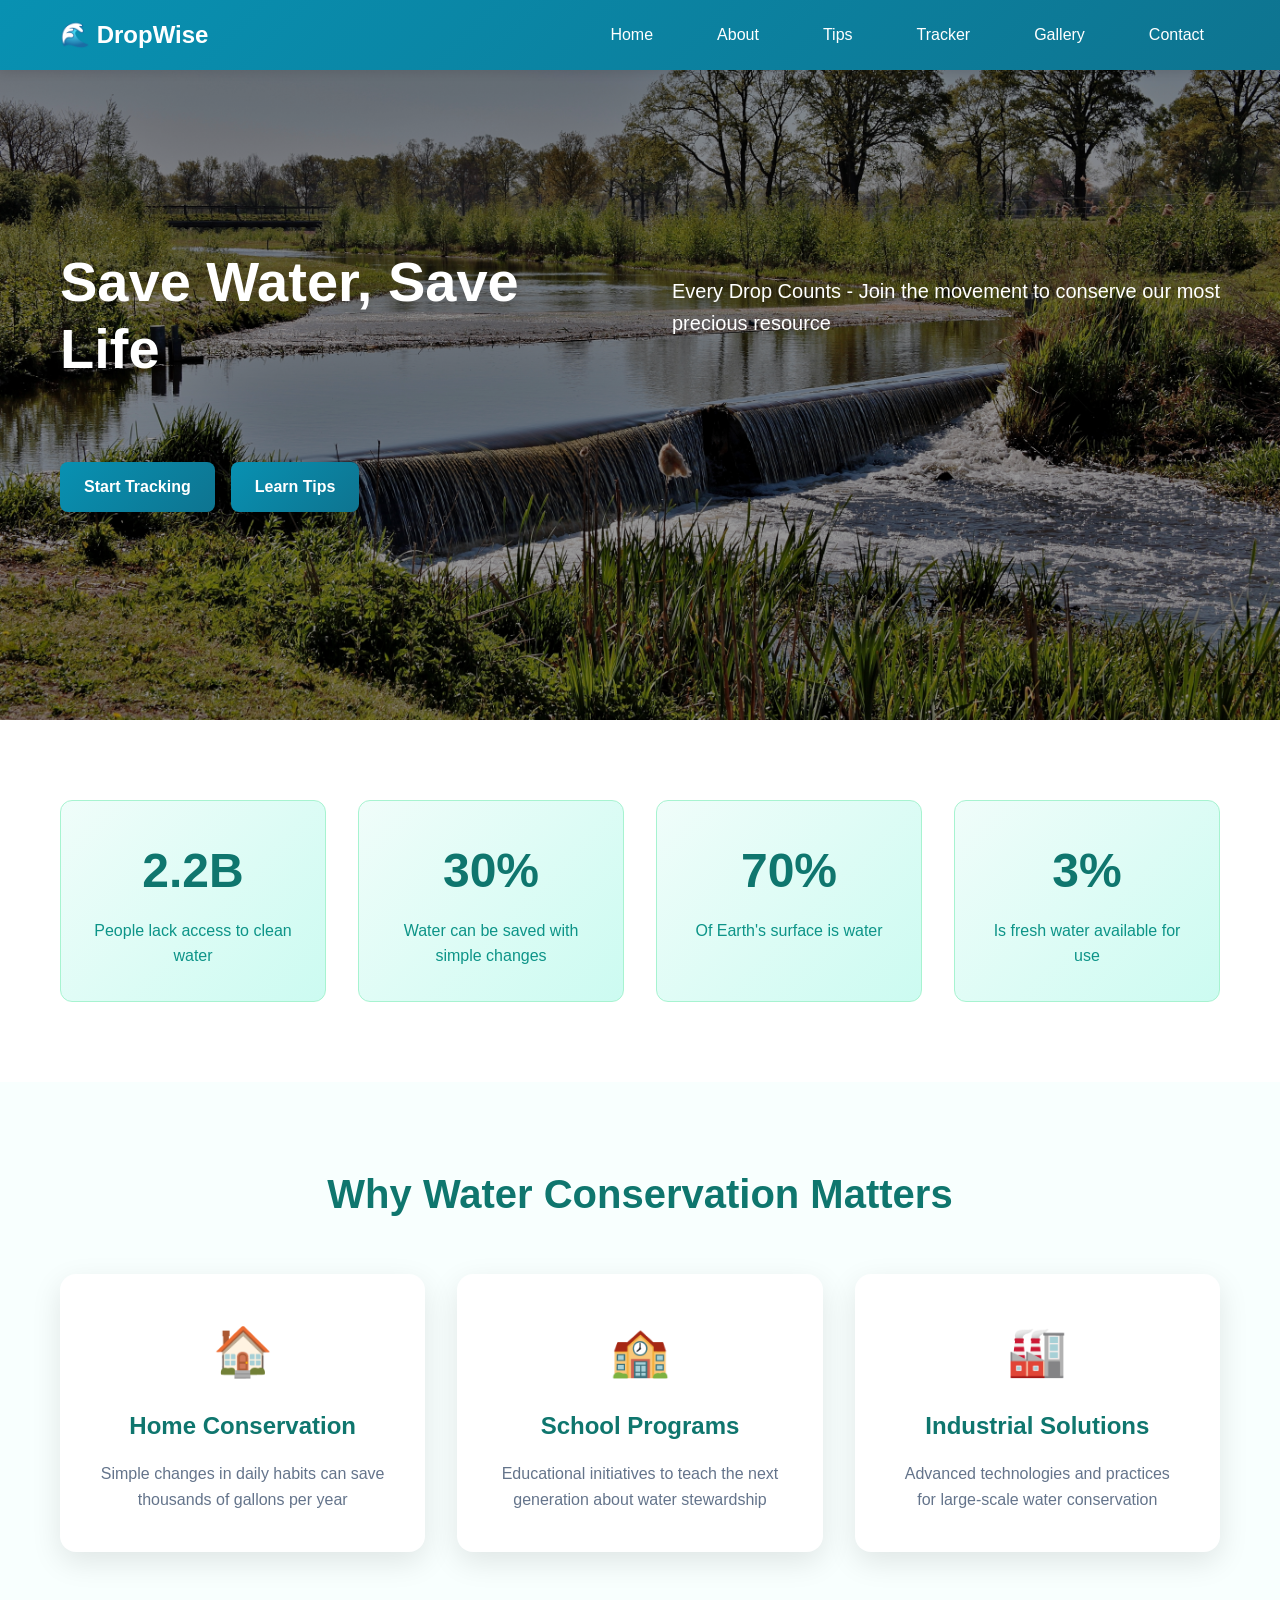
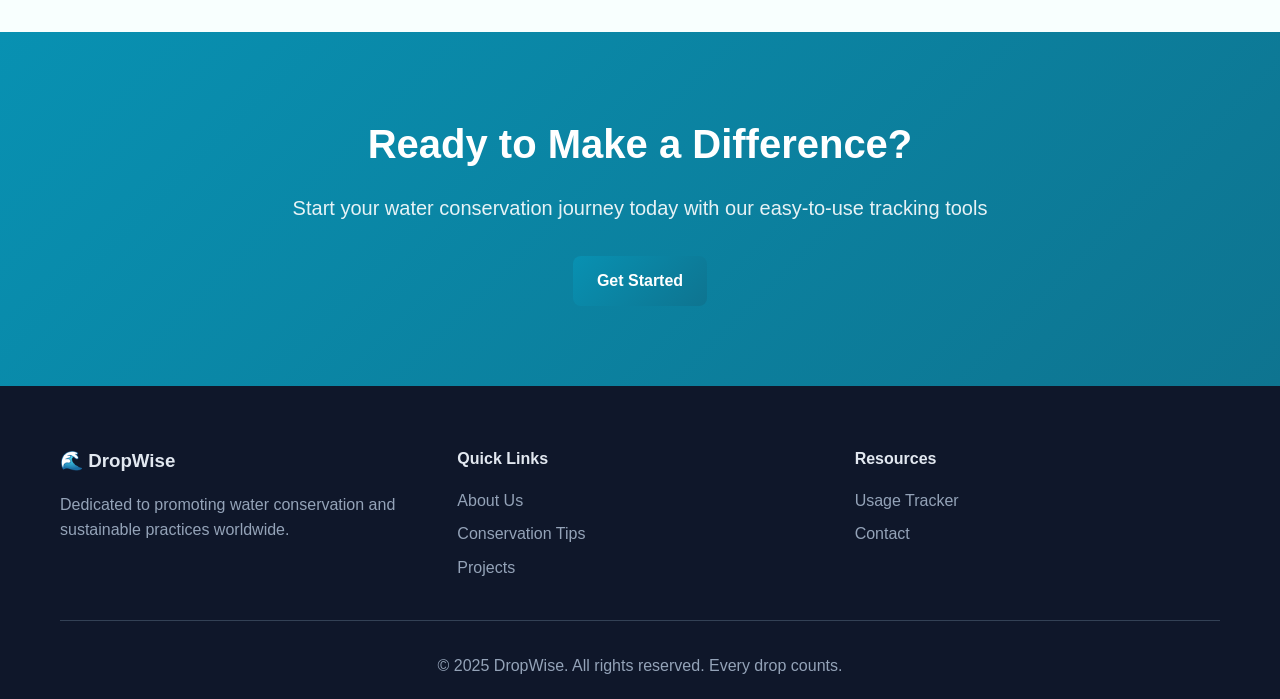
<file: index.html>
<!DOCTYPE html>
<html lang="en">
<head>
    <meta charset="UTF-8">
    <meta name="viewport" content="width=device-width, initial-scale=1.0">
    <title>DropWise</title>
    <link rel="icon" type="image/svg+xml" href="favicon.svg">
    <link rel="stylesheet" href="styles.css">
</head>
<body>
    <!-- Navigation -->
    <nav class="navbar">
        <div class="nav-container">
            <div class="nav-logo">
                <h2>🌊 DropWise</h2>
            </div>
            <ul class="nav-menu">
                <li><a href="index.html" class="nav-link active">Home</a></li>
                <li><a href="about.html" class="nav-link">About</a></li>
                <li><a href="tips.html" class="nav-link">Tips</a></li>
                <li><a href="tracker.html" class="nav-link">Tracker</a></li>
                <li><a href="gallery.html" class="nav-link">Gallery</a></li>
                <li><a href="contact.html" class="nav-link">Contact</a></li>
            </ul>
            <div class="hamburger">
                <span></span>
                <span></span>
                <span></span>
            </div>
        </div>
    </nav>

    <!-- Hero Section -->
    <section class="hero">
        <div class="hero-content">
            <h1 class="hero-title">Save Water, Save Life</h1>
            <p class="hero-subtitle">Every Drop Counts - Join the movement to conserve our most precious resource</p>
            <div class="hero-buttons">
                <a href="tracker.html" class="btn btn-primary">Start Tracking</a>
                <a href="tips.html" class="btn btn-primary">Learn Tips</a>
            </div>
        </div>
    </section>

    <!-- Stats Section -->
    <section class="stats">
        <div class="container">
            <div class="stats-grid">
                <div class="stat-item">
                    <h3>2.2B</h3>
                    <p>People lack access to clean water</p>
                </div>
                <div class="stat-item">
                    <h3>30%</h3>
                    <p>Water can be saved with simple changes</p>
                </div>
                <div class="stat-item">
                    <h3>70%</h3>
                    <p>Of Earth's surface is water</p>
                </div>
                <div class="stat-item">
                    <h3>3%</h3>
                    <p>Is fresh water available for use</p>
                </div>
            </div>
        </div>
    </section>

    <!-- Features Section -->
    <section class="features">
        <div class="container">
            <h2 class="section-title">Why Water Conservation Matters</h2>
            <div class="features-grid">
                <div class="feature-card">
                    <div class="feature-icon">🏠</div>
                    <h3>Home Conservation</h3>
                    <p>Simple changes in daily habits can save thousands of gallons per year</p>
                </div>
                <div class="feature-card">
                    <div class="feature-icon">🏫</div>
                    <h3>School Programs</h3>
                    <p>Educational initiatives to teach the next generation about water stewardship</p>
                </div>
                <div class="feature-card">
                    <div class="feature-icon">🏭</div>
                    <h3>Industrial Solutions</h3>
                    <p>Advanced technologies and practices for large-scale water conservation</p>
                </div>
            </div>
        </div>
    </section>

    <!-- Call to Action -->
    <section class="cta">
        <div class="container">
            <h2>Ready to Make a Difference?</h2>
            <p>Start your water conservation journey today with our easy-to-use tracking tools</p>
            <a href="tracker.html" class="btn btn-primary">Get Started</a>
        </div>
    </section>

    <!-- Footer -->
    <footer class="footer">
        <div class="container">
            <div class="footer-content">
                <div class="footer-section">
                    <h3>🌊 DropWise</h3>
                    <p>Dedicated to promoting water conservation and sustainable practices worldwide.</p>
                </div>
                <div class="footer-section">
                    <h4>Quick Links</h4>
                    <ul>
                        <li><a href="about.html">About Us</a></li>
                        <li><a href="tips.html">Conservation Tips</a></li>
                        <li><a href="gallery.html">Projects</a></li>
                    </ul>
                </div>
                <div class="footer-section">
                    <h4>Resources</h4>
                    <ul>
                        <li><a href="tracker.html">Usage Tracker</a></li>
                        <li><a href="contact.html">Contact</a></li>
  
                    </ul>
                </div>
            </div>
            <div class="footer-bottom">
                <p>&copy; 2025 DropWise. All rights reserved. Every drop counts.</p>
            </div>
        </div>
    </footer>

    <script src="script.js"></script>
</body>
</html>
</file>
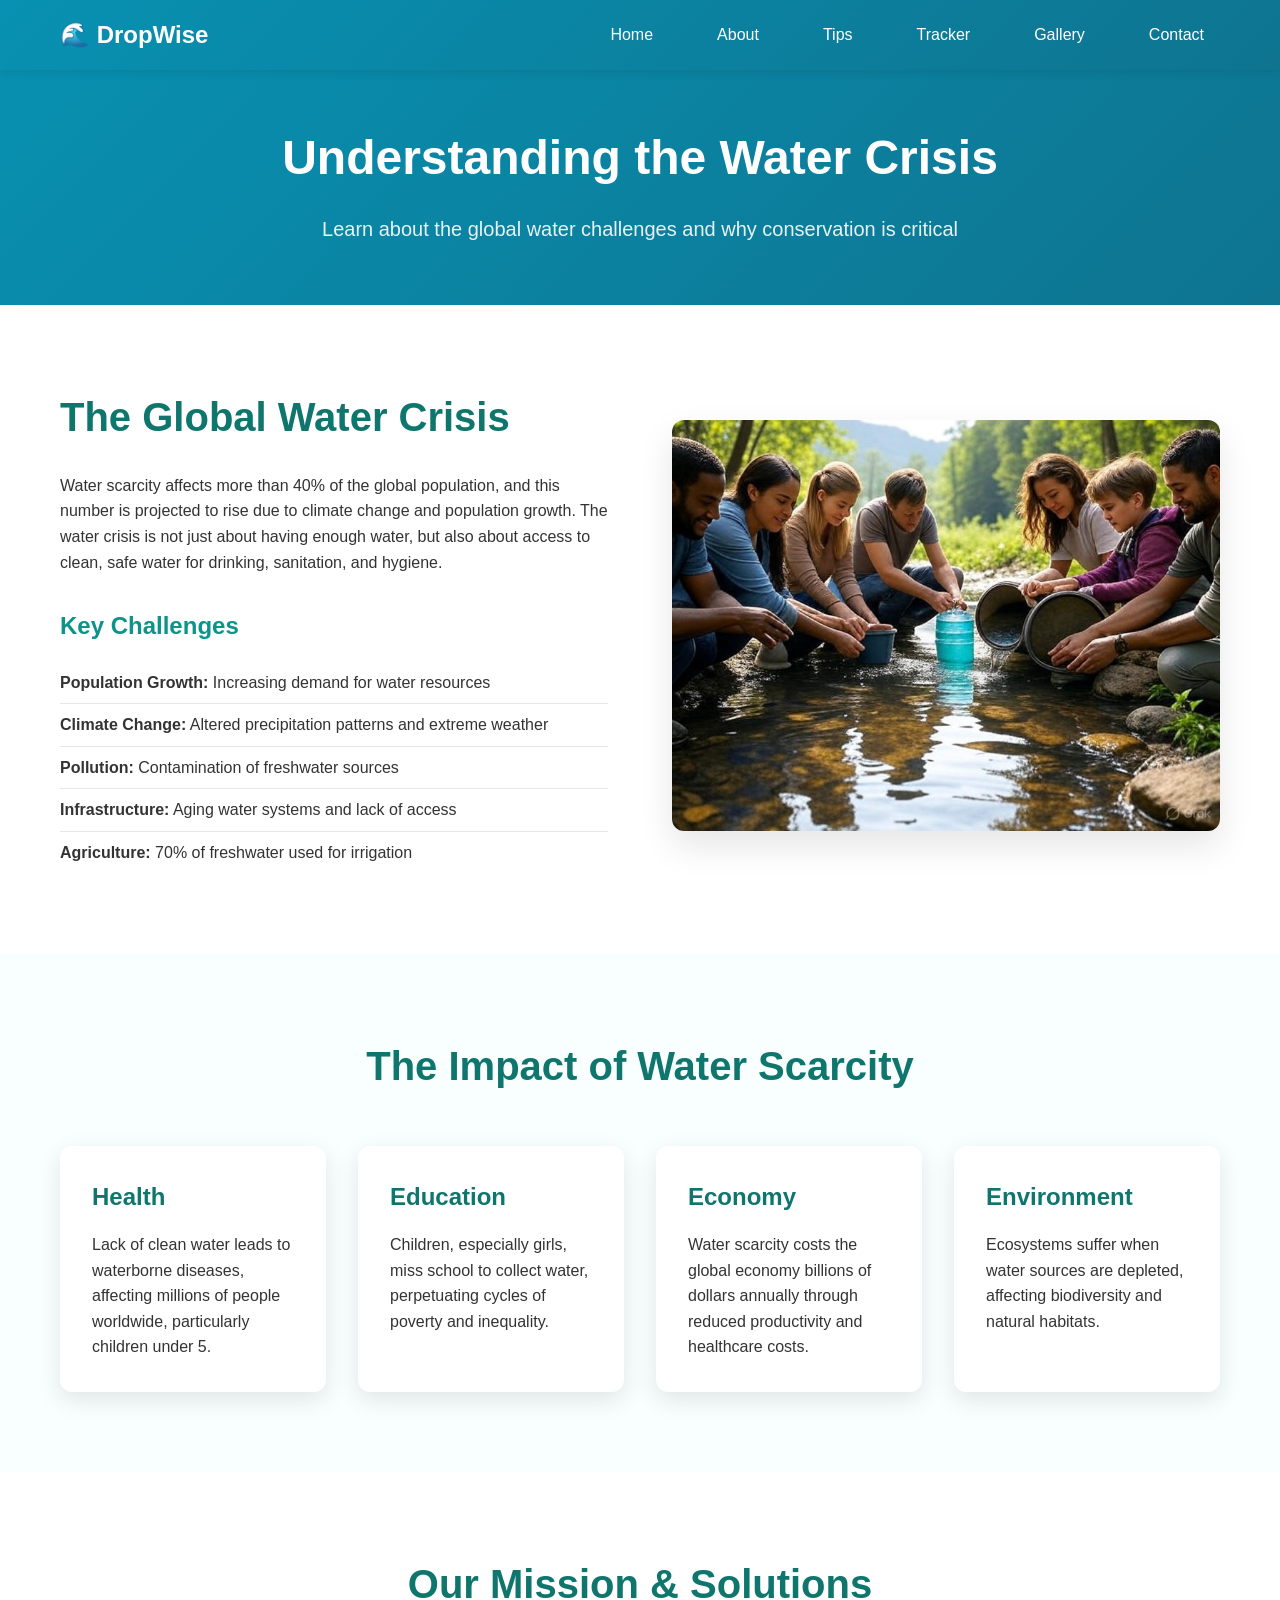
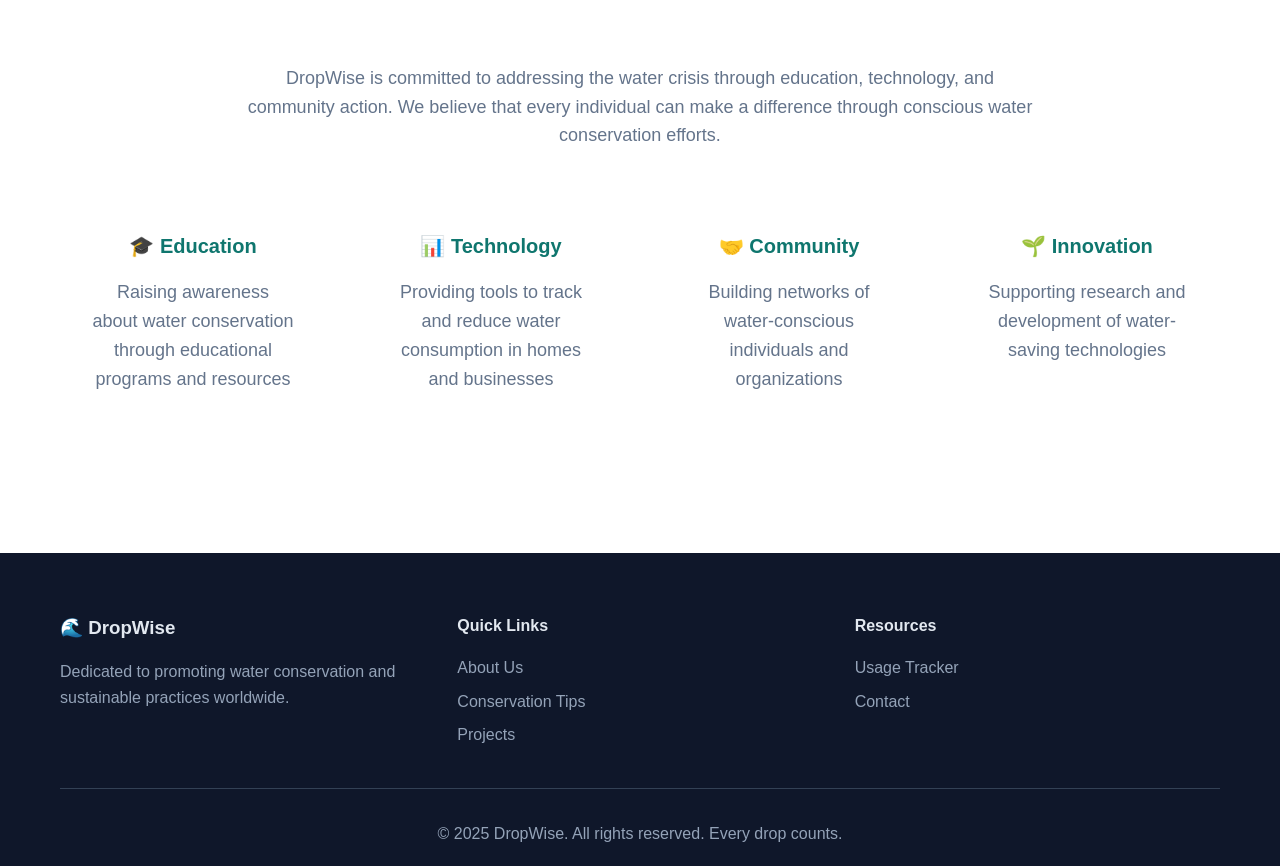
<file: about.html>
<!DOCTYPE html>
<html lang="en">
<head>
    <meta charset="UTF-8">
    <meta name="viewport" content="width=device-width, initial-scale=1.0">
    <title>About - Water Crisis | DropWise</title>
    <link rel="icon" type="image/svg+xml" href="favicon.svg">
    <link rel="stylesheet" href="styles.css">
</head>
<body>
    <!-- Navigation -->
    <nav class="navbar">
        <div class="nav-container">
            <div class="nav-logo">
                <h2>🌊 DropWise</h2>
            </div>
            <ul class="nav-menu">
                <li><a href="index.html" class="nav-link">Home</a></li>
                <li><a href="about.html" class="nav-link active">About</a></li>
                <li><a href="tips.html" class="nav-link">Tips</a></li>
                <li><a href="tracker.html" class="nav-link">Tracker</a></li>
                <li><a href="gallery.html" class="nav-link">Gallery</a></li>
                <li><a href="contact.html" class="nav-link">Contact</a></li>
            </ul>
            <div class="hamburger">
                <span></span>
                <span></span>
                <span></span>
            </div>
        </div>
    </nav>

    <!-- Page Header -->
    <section class="page-header">
        <div class="container">
            <h1>Understanding the Water Crisis</h1>
            <p>Learn about the global water challenges and why conservation is critical</p>
        </div>
    </section>

    <!-- About Content -->
    <section class="about-content">
        <div class="container">
            <div class="content-grid">
                <div class="content-text">
                    <h2>The Global Water Crisis</h2>
                    <p>Water scarcity affects more than 40% of the global population, and this number is projected to rise due to climate change and population growth. The water crisis is not just about having enough water, but also about access to clean, safe water for drinking, sanitation, and hygiene.</p>
                    
                    <h3>Key Challenges</h3>
                    <ul>
                        <li><strong>Population Growth:</strong> Increasing demand for water resources</li>
                        <li><strong>Climate Change:</strong> Altered precipitation patterns and extreme weather</li>
                        <li><strong>Pollution:</strong> Contamination of freshwater sources</li>
                        <li><strong>Infrastructure:</strong> Aging water systems and lack of access</li>
                        <li><strong>Agriculture:</strong> 70% of freshwater used for irrigation</li>
                    </ul>
                </div>
                <div class="content-image">
                    <img src="image.jpg" alt="Water Crisis">
                </div>
            </div>
        </div>
    </section>

    <!-- Impact Section -->
    <section class="impact">
        <div class="container">
            <h2 class="section-title">The Impact of Water Scarcity</h2>
            <div class="impact-grid">
                <div class="impact-card">
                    <h3>Health</h3>
                    <p>Lack of clean water leads to waterborne diseases, affecting millions of people worldwide, particularly children under 5.</p>
                </div>
                <div class="impact-card">
                    <h3>Education</h3>
                    <p>Children, especially girls, miss school to collect water, perpetuating cycles of poverty and inequality.</p>
                </div>
                <div class="impact-card">
                    <h3>Economy</h3>
                    <p>Water scarcity costs the global economy billions of dollars annually through reduced productivity and healthcare costs.</p>
                </div>
                <div class="impact-card">
                    <h3>Environment</h3>
                    <p>Ecosystems suffer when water sources are depleted, affecting biodiversity and natural habitats.</p>
                </div>
            </div>
        </div>
    </section>

    <!-- Solutions Section -->
    <section class="solutions">
        <div class="container">
            <h2 class="section-title">Our Mission & Solutions</h2>
            <div class="solutions-content">
                <p>DropWise is committed to addressing the water crisis through education, technology, and community action. We believe that every individual can make a difference through conscious water conservation efforts.</p>
                
                <div class="solutions-grid">
                    <div class="solution-item">
                        <h4>🎓 Education</h4>
                        <p>Raising awareness about water conservation through educational programs and resources</p>
                    </div>
                    <div class="solution-item">
                        <h4>📊 Technology</h4>
                        <p>Providing tools to track and reduce water consumption in homes and businesses</p>
                    </div>
                    <div class="solution-item">
                        <h4>🤝 Community</h4>
                        <p>Building networks of water-conscious individuals and organizations</p>
                    </div>
                    <div class="solution-item">
                        <h4>🌱 Innovation</h4>
                        <p>Supporting research and development of water-saving technologies</p>
                    </div>
                </div>
            </div>
        </div>
    </section>

    <!-- Footer -->
    <footer class="footer">
        <div class="container">
            <div class="footer-content">
                <div class="footer-section">
                    <h3>🌊 DropWise</h3>
                    <p>Dedicated to promoting water conservation and sustainable practices worldwide.</p>
                </div>
                <div class="footer-section">
                    <h4>Quick Links</h4>
                    <ul>
                        <li><a href="about.html">About Us</a></li>
                        <li><a href="tips.html">Conservation Tips</a></li>
                        <li><a href="gallery.html">Projects</a></li>
                    </ul>
                </div>
                <div class="footer-section">
                    <h4>Resources</h4>
                    <ul>
                        <li><a href="tracker.html">Usage Tracker</a></li>
                        <li><a href="contact.html">Contact</a></li>

                    </ul>
                </div>
            </div>
            <div class="footer-bottom">
                <p>&copy; 2025 DropWise. All rights reserved. Every drop counts.</p>
            </div>
        </div>
    </footer>

    <script src="script.js"></script>
</body>
</html>
</file>
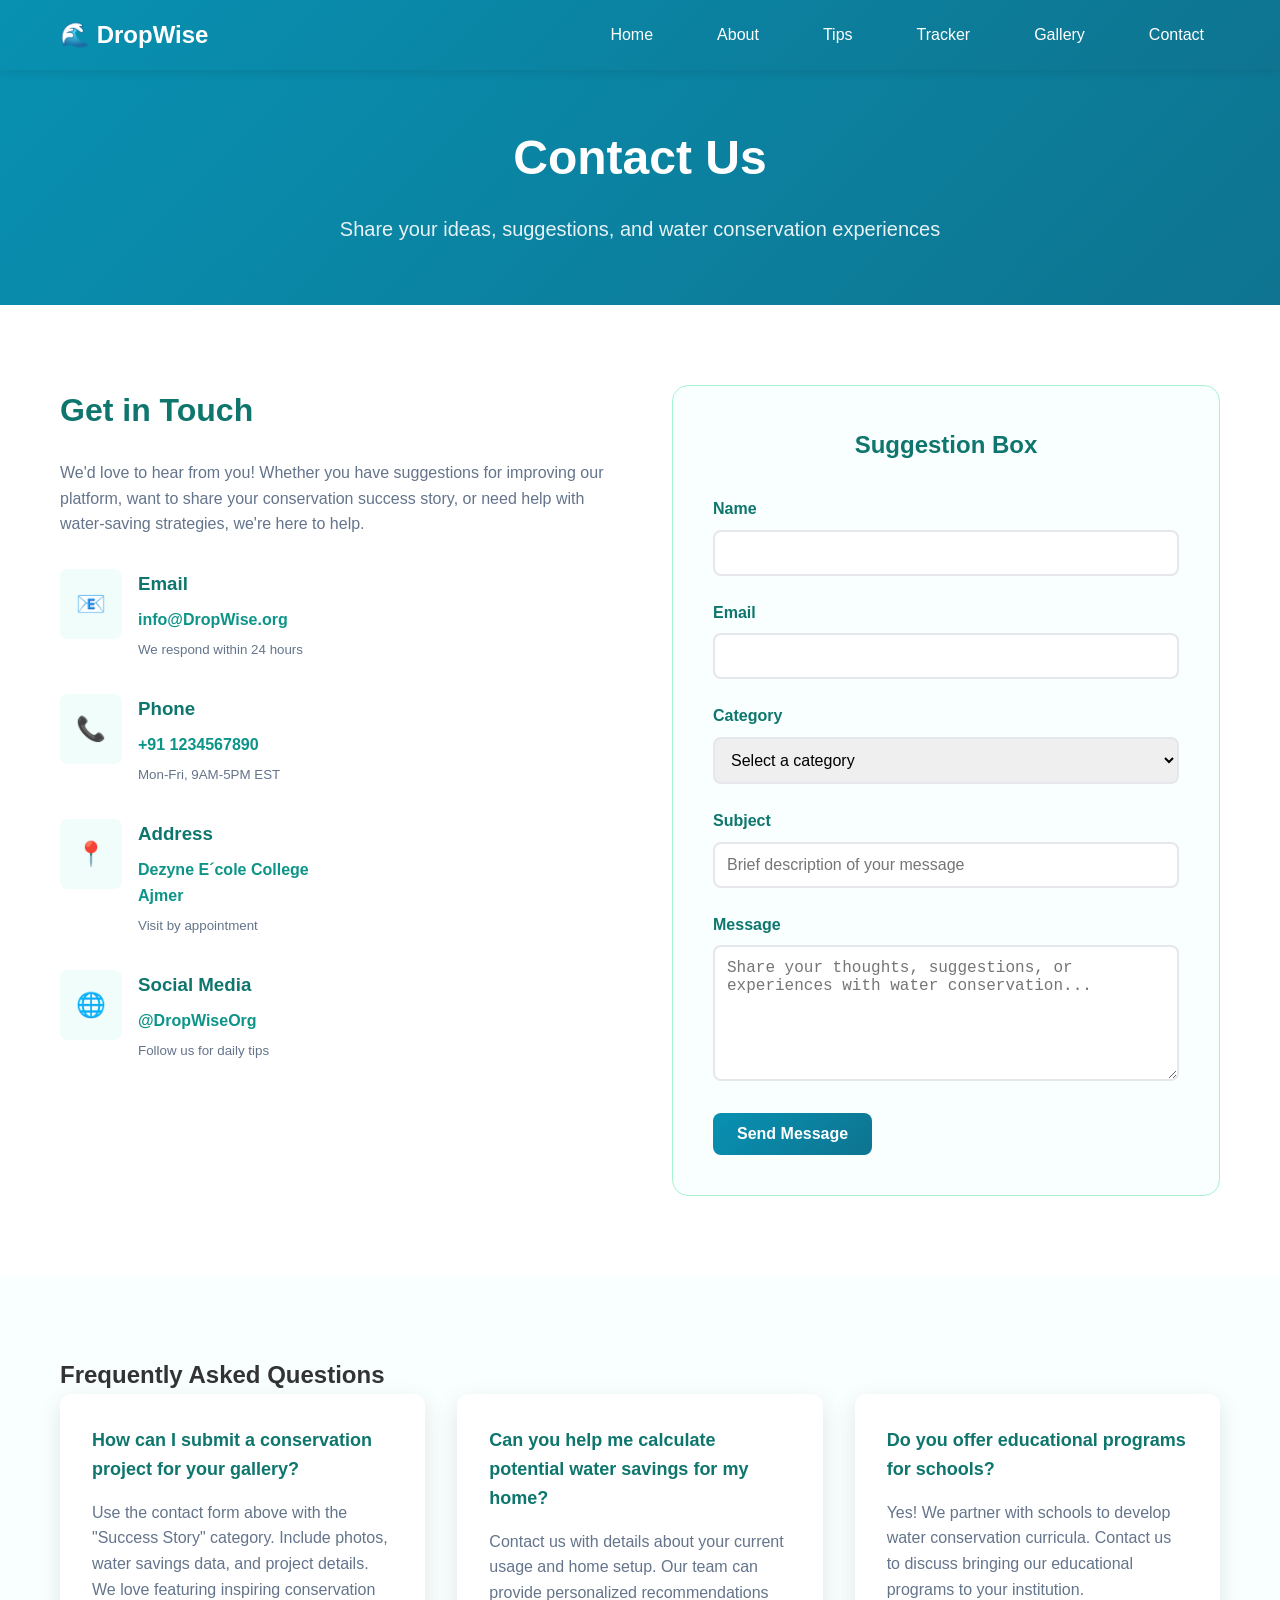
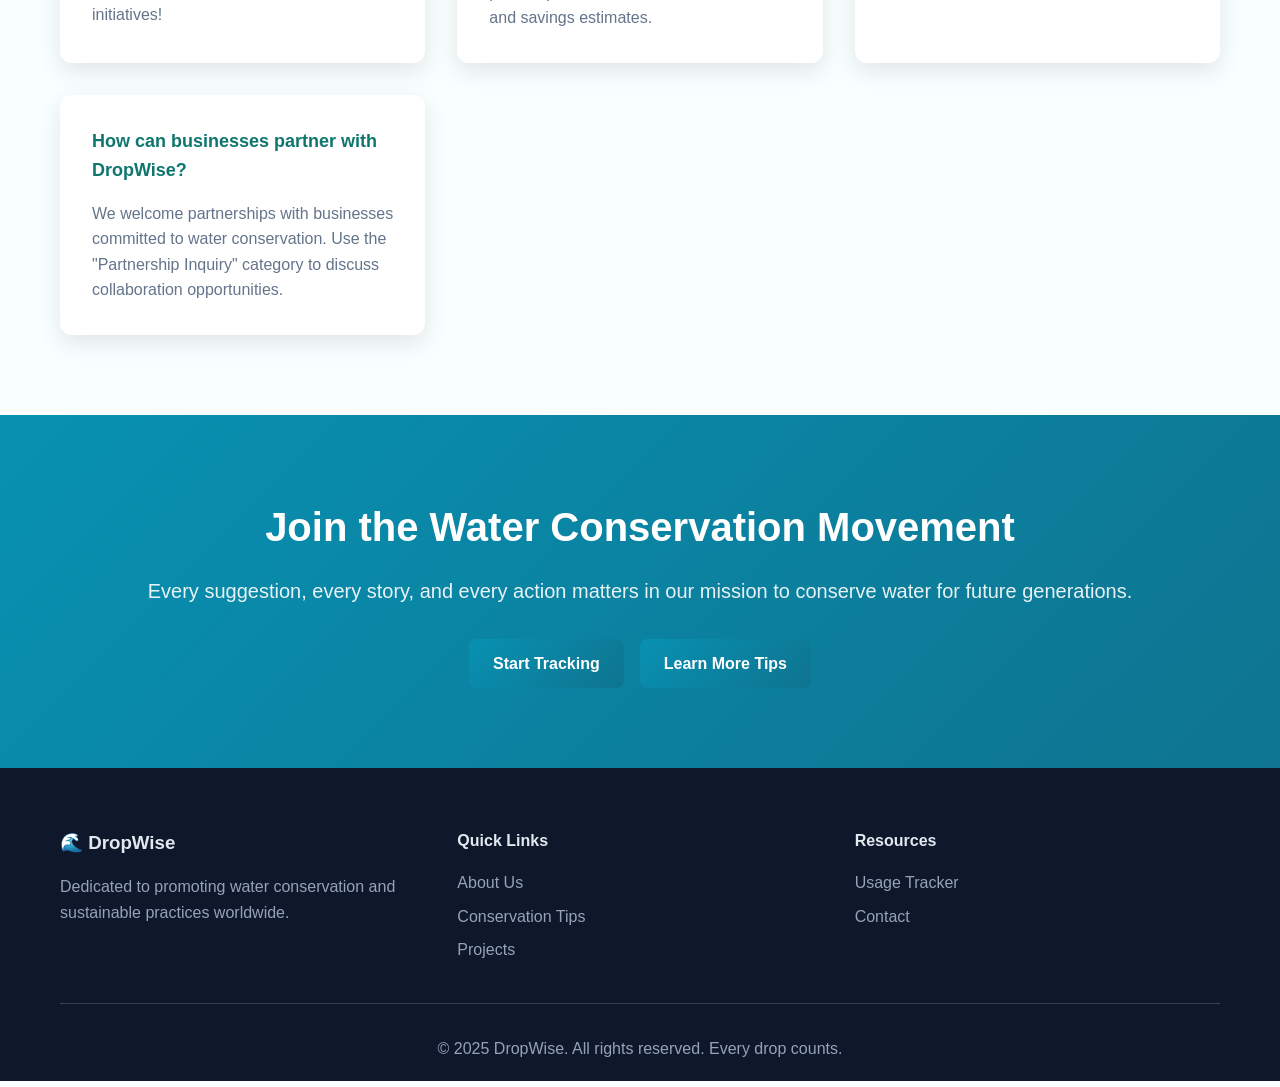
<file: contact.html>
<!DOCTYPE html>
<html lang="en">
<head>
    <meta charset="UTF-8">
    <meta name="viewport" content="width=device-width, initial-scale=1.0">
    <title>Contact & Suggestions | DropWise</title>
    <link rel="icon" type="image/svg+xml" href="favicon.svg">
    <link rel="stylesheet" href="styles.css">
</head>
<body>
    <!-- Navigation -->
    <nav class="navbar">
        <div class="nav-container">
            <div class="nav-logo">
                <h2>🌊 DropWise</h2>
            </div>
            <ul class="nav-menu">
                <li><a href="index.html" class="nav-link">Home</a></li>
                <li><a href="about.html" class="nav-link">About</a></li>
                <li><a href="tips.html" class="nav-link">Tips</a></li>
                <li><a href="tracker.html" class="nav-link">Tracker</a></li>
                <li><a href="gallery.html" class="nav-link">Gallery</a></li>
                <li><a href="contact.html" class="nav-link active">Contact</a></li>
            </ul>
            <div class="hamburger">
                <span></span>
                <span></span>
                <span></span>
            </div>
        </div>
    </nav>

    <!-- Page Header -->
    <section class="page-header">
        <div class="container">
            <h1>Contact Us</h1>
            <p>Share your ideas, suggestions, and water conservation experiences</p>
        </div>
    </section>

    <!-- Contact Content -->
    <section class="contact-content">
        <div class="container">
            <div class="contact-grid">
                <!-- Contact Information -->
                <div class="contact-info">
                    <h2>Get in Touch</h2>
                    <p>We'd love to hear from you! Whether you have suggestions for improving our platform, want to share your conservation success story, or need help with water-saving strategies, we're here to help.</p>
                    
                    <div class="contact-methods">
                        <div class="contact-method">
                            <div class="method-icon">📧</div>
                            <div class="method-details">
                                <h3>Email</h3>
                                <p>info@DropWise.org</p>
                                <small>We respond within 24 hours</small>
                            </div>
                        </div>
                        
                        <div class="contact-method">
                            <div class="method-icon">📞</div>
                            <div class="method-details">
                                <h3>Phone</h3>
                                <p>+91 1234567890</p>
                                <small>Mon-Fri, 9AM-5PM EST</small>
                            </div>
                        </div>
                        
                        <div class="contact-method">
                            <div class="method-icon">📍</div>
                            <div class="method-details">
                                <h3>Address</h3>
                                <p>Dezyne E&acute;cole College<br>Ajmer</p>
                                <small>Visit by appointment</small>
                            </div>
                        </div>
                        
                        <div class="contact-method">
                            <div class="method-icon">🌐</div>
                            <div class="method-details">
                                <h3>Social Media</h3>
                                <p>@DropWiseOrg</p>
                                <small>Follow us for daily tips</small>
                            </div>
                        </div>
                    </div>
                </div>

                <!-- Suggestion Form -->
                <div class="suggestion-form">
                    <h2>Suggestion Box</h2>
                    <form id="suggestionForm">
                        <div class="form-group">
                            <label for="name">Name</label>
                            <input type="text" id="name" name="name" required>
                        </div>
                        
                        <div class="form-group">
                            <label for="email">Email</label>
                            <input type="email" id="email" name="email" required>
                        </div>
                        
                        <div class="form-group">
                            <label for="category">Category</label>
                            <select id="category" name="category" required>
                                <option value="">Select a category</option>
                                <option value="suggestion">General Suggestion</option>
                                <option value="feature">Feature Request</option>
                                <option value="bug">Bug Report</option>
                                <option value="success-story">Success Story</option>
                                <option value="partnership">Partnership Inquiry</option>
                                <option value="education">Educational Content</option>
                                <option value="other">Other</option>
                            </select>
                        </div>
                        
                        <div class="form-group">
                            <label for="subject">Subject</label>
                            <input type="text" id="subject" name="subject" required placeholder="Brief description of your message">
                        </div>
                        
                        <div class="form-group">
                            <label for="message">Message</label>
                            <textarea id="message" name="message" rows="6" required placeholder="Share your thoughts, suggestions, or experiences with water conservation..."></textarea>
                        </div>
                        
                        <button type="submit" class="btn btn-primary">Send Message</button>
                    </form>
                    
                    <div class="form-success" id="formSuccess" style="display: none;">
                        <h3>Thank you for your message!</h3>
                        <p>We've received your suggestion and will get back to you soon.</p>
                    </div>
                </div>
            </div>
        </div>
    </section>

    <!-- FAQ Section -->
    <section class="faq-section">
        <div class="container">
            <h2>Frequently Asked Questions</h2>
            <div class="faq-grid">
                <div class="faq-item">
                    <h3>How can I submit a conservation project for your gallery?</h3>
                    <p>Use the contact form above with the "Success Story" category. Include photos, water savings data, and project details. We love featuring inspiring conservation initiatives!</p>
                </div>
                
                <div class="faq-item">
                    <h3>Can you help me calculate potential water savings for my home?</h3>
                    <p>Contact us with details about your current usage and home setup. Our team can provide personalized recommendations and savings estimates.</p>
                </div>
                
                <div class="faq-item">
                    <h3>Do you offer educational programs for schools?</h3>
                    <p>Yes! We partner with schools to develop water conservation curricula. Contact us to discuss bringing our educational programs to your institution.</p>
                </div>
                
                <div class="faq-item">
                    <h3>How can businesses partner with DropWise?</h3>
                    <p>We welcome partnerships with businesses committed to water conservation. Use the "Partnership Inquiry" category to discuss collaboration opportunities.</p>
                </div>
            </div>
        </div>
    </section>

    <!-- Call to Action -->
    <section class="contact-cta">
        <div class="container">
            <h2>Join the Water Conservation Movement</h2>
            <p>Every suggestion, every story, and every action matters in our mission to conserve water for future generations.</p>
            <div class="cta-buttons">
                <a href="tracker.html" class="btn btn-primary">Start Tracking</a>
                <a href="tips.html" class="btn btn-primary">Learn More Tips</a>
            </div>
        </div>
    </section>

    <!-- Footer -->
    <footer class="footer">
        <div class="container">
            <div class="footer-content">
                <div class="footer-section">
                    <h3>🌊 DropWise</h3>
                    <p>Dedicated to promoting water conservation and sustainable practices worldwide.</p>
                </div>
                <div class="footer-section">
                    <h4>Quick Links</h4>
                    <ul>
                        <li><a href="about.html">About Us</a></li>
                        <li><a href="tips.html">Conservation Tips</a></li>
                        <li><a href="gallery.html">Projects</a></li>
                    </ul>
                </div>
                <div class="footer-section">
                    <h4>Resources</h4>
                    <ul>
                        <li><a href="tracker.html">Usage Tracker</a></li>
                        <li><a href="contact.html">Contact</a></li>
                    </ul>
                </div>
            </div>
            <div class="footer-bottom">
                <p>&copy; 2025 DropWise. All rights reserved. Every drop counts.</p>
            </div>
        </div>
    </footer>

    <script src="script.js"></script>
</body>
</html>
</file>
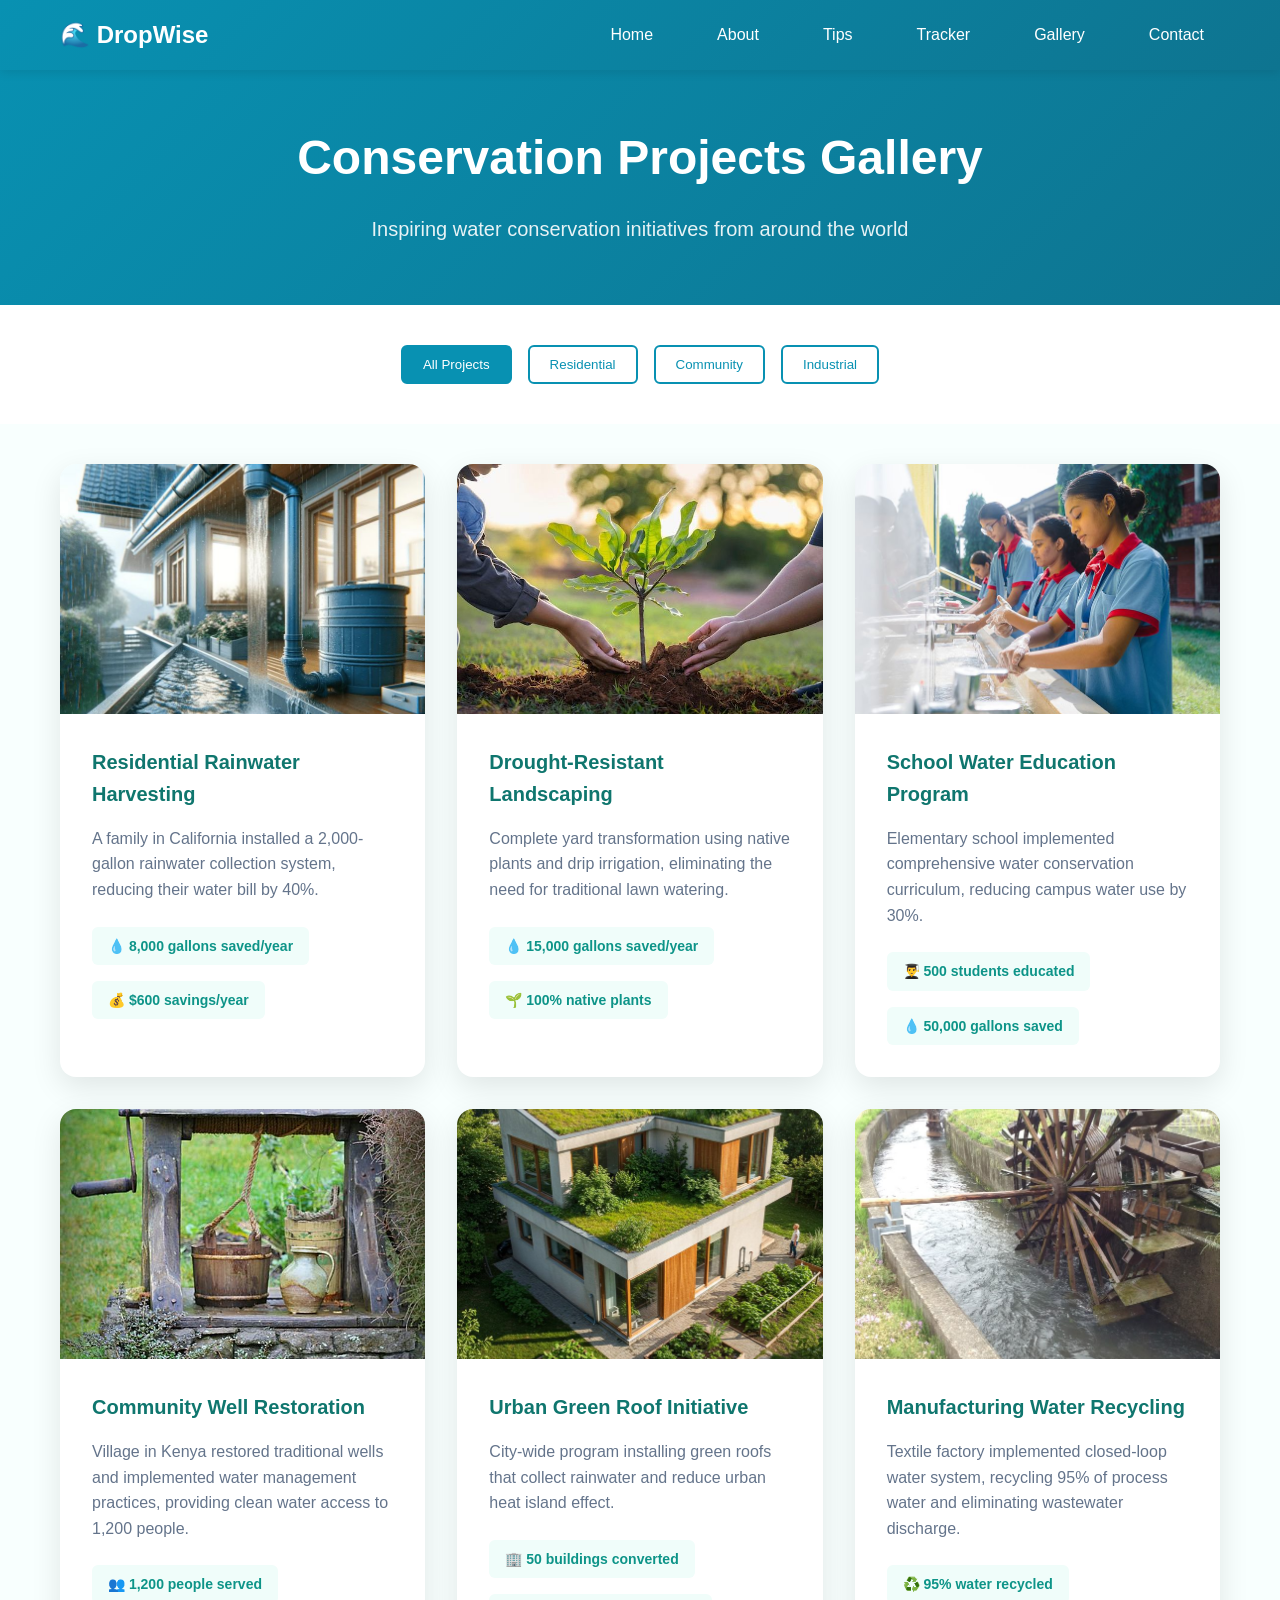
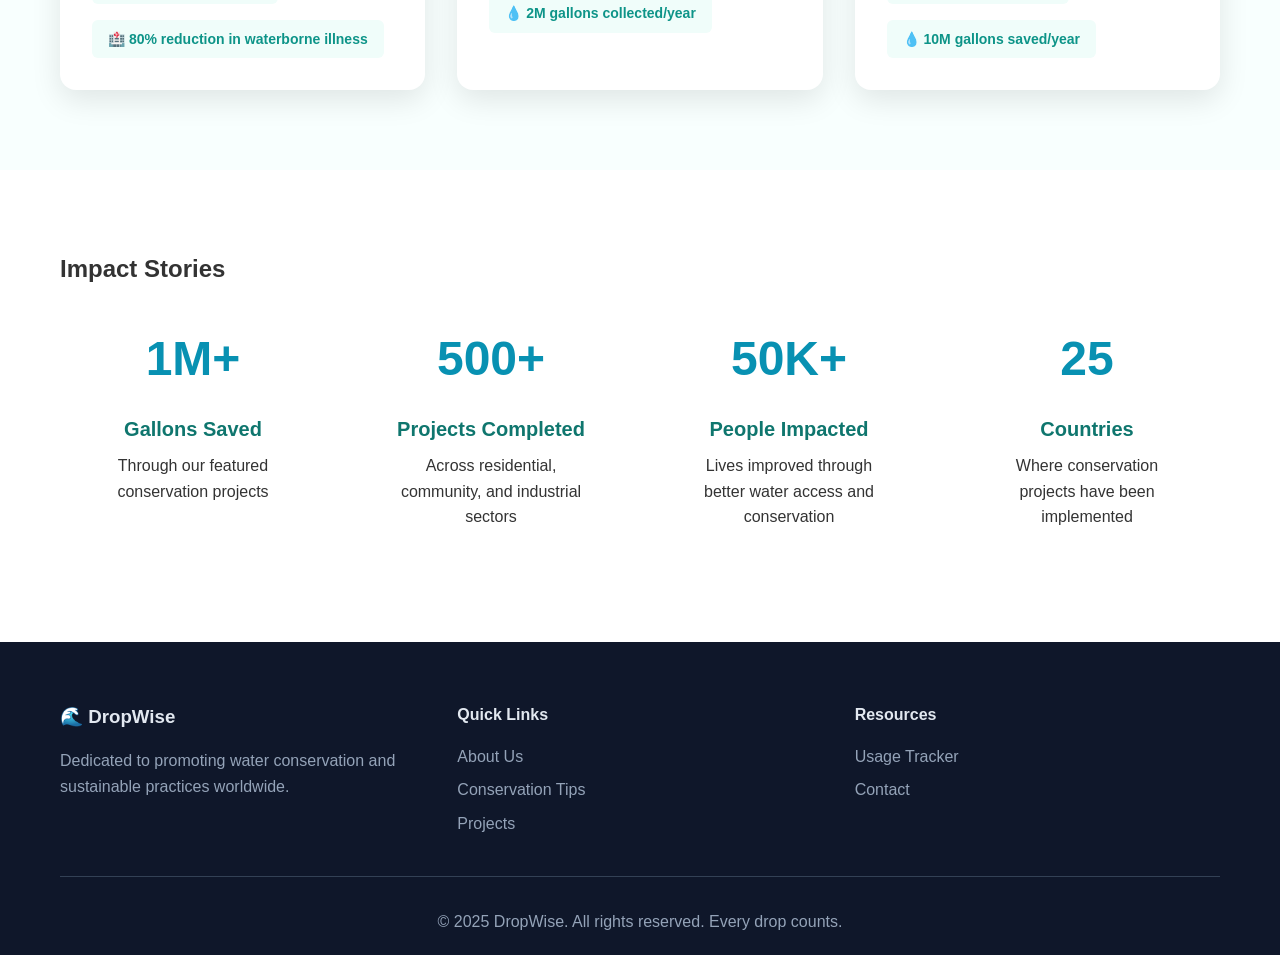
<file: gallery.html>
<!DOCTYPE html>
<html lang="en">
<head>
    <meta charset="UTF-8">
    <meta name="viewport" content="width=device-width, initial-scale=1.0">
    <title>Conservation Projects Gallery | DropWise</title>
    <link rel="icon" type="image/svg+xml" href="favicon.svg">
    <link rel="stylesheet" href="styles.css">
</head>
<body>
    <!-- Navigation -->
    <nav class="navbar">
        <div class="nav-container">
            <div class="nav-logo">
                <h2>🌊 DropWise</h2>
            </div>
            <ul class="nav-menu">
                <li><a href="index.html" class="nav-link">Home</a></li>
                <li><a href="about.html" class="nav-link">About</a></li>
                <li><a href="tips.html" class="nav-link">Tips</a></li>
                <li><a href="tracker.html" class="nav-link">Tracker</a></li>
                <li><a href="gallery.html" class="nav-link active">Gallery</a></li>
                <li><a href="contact.html" class="nav-link">Contact</a></li>
            </ul>
            <div class="hamburger">
                <span></span>
                <span></span>
                <span></span>
            </div>
        </div>
    </nav>

    <!-- Page Header -->
    <section class="page-header">
        <div class="container">
            <h1>Conservation Projects Gallery</h1>
            <p>Inspiring water conservation initiatives from around the world</p>
        </div>
    </section>

    <!-- Gallery Filters -->
    <section class="gallery-filters">
        <div class="container">
            <div class="filter-buttons">
                <button class="filter-btn active" data-filter="all">All Projects</button>
                <button class="filter-btn" data-filter="residential">Residential</button>
                <button class="filter-btn" data-filter="community">Community</button>
                <button class="filter-btn" data-filter="industrial">Industrial</button>
            </div>
        </div>
    </section>

    <!-- Gallery Grid -->
    <section class="gallery-grid">
        <div class="container">
            <div class="projects-grid">
                <!-- Residential Projects -->
                <div class="project-card" data-category="residential">
                    <div class="project-image">
                        <img src="Discover The Benefits Of Rainwater Harvesting_ Save Money, Conserve Water, And Support Sustainability.jpg" alt="Rainwater Harvesting">
                    </div>
                    <div class="project-content">
                        <h3>Residential Rainwater Harvesting</h3>
                        <p>A family in California installed a 2,000-gallon rainwater collection system, reducing their water bill by 40%.</p>
                        <div class="project-stats">
                            <span class="stat">💧 8,000 gallons saved/year</span>
                            <span class="stat">💰 $600 savings/year</span>
                        </div>
                    </div>
                </div>

                <div class="project-card" data-category="residential">
                    <div class="project-image">
                        <img src="People hands planting small tree in sunset concept save earth _ Premium Photo.jpg" alt="Drought-Resistant Garden">
                    </div>
                    <div class="project-content">
                        <h3>Drought-Resistant Landscaping</h3>
                        <p>Complete yard transformation using native plants and drip irrigation, eliminating the need for traditional lawn watering.</p>
                        <div class="project-stats">
                            <span class="stat">💧 15,000 gallons saved/year</span>
                            <span class="stat">🌱 100% native plants</span>
                        </div>
                    </div>
                </div>

                <!-- Community Projects -->
                <div class="project-card" data-category="community">
                    <div class="project-image">
                        <img src="Water and Sanitation for Communities.jpg" alt="School Conservation Program">
                    </div>
                    <div class="project-content">
                        <h3>School Water Education Program</h3>
                        <p>Elementary school implemented comprehensive water conservation curriculum, reducing campus water use by 30%.</p>
                        <div class="project-stats">
                            <span class="stat">👨‍🎓 500 students educated</span>
                            <span class="stat">💧 50,000 gallons saved</span>
                        </div>
                    </div>
                </div>

                <div class="project-card" data-category="community">
                    <div class="project-image">
                        <img src="download.jpg" alt="Community Well Project">
                    </div>
                    <div class="project-content">
                        <h3>Community Well Restoration</h3>
                        <p>Village in Kenya restored traditional wells and implemented water management practices, providing clean water access to 1,200 people.</p>
                        <div class="project-stats">
                            <span class="stat">👥 1,200 people served</span>
                            <span class="stat">🏥 80% reduction in waterborne illness</span>
                        </div>
                    </div>
                </div>

                <div class="project-card" data-category="community">
                    <div class="project-image">
                        <img src="The Hottest Rooftop Garden Trends You’ll Want to Try This Year!.jpg" alt="Urban Green Roof">
                    </div>
                    <div class="project-content">
                        <h3>Urban Green Roof Initiative</h3>
                        <p>City-wide program installing green roofs that collect rainwater and reduce urban heat island effect.</p>
                        <div class="project-stats">
                            <span class="stat">🏢 50 buildings converted</span>
                            <span class="stat">💧 2M gallons collected/year</span>
                        </div>
                    </div>
                </div>

                <!-- Industrial Projects -->
                <div class="project-card" data-category="industrial">
                    <div class="project-image">
                        <img src="Bamboo water wheels.jpg" alt="Industrial Water Recycling">
                    </div>
                    <div class="project-content">
                        <h3>Manufacturing Water Recycling</h3>
                        <p>Textile factory implemented closed-loop water system, recycling 95% of process water and eliminating wastewater discharge.</p>
                        <div class="project-stats">
                            <span class="stat">♻️ 95% water recycled</span>
                            <span class="stat">💧 10M gallons saved/year</span>
                        </div>
                    </div>
                </div>
                </div>
            </div>
        </div>
    </section>

    <!-- Success Stories -->
    <section class="success-stories">
        <div class="container">
            <h2>Impact Stories</h2>
            <div class="stories-grid">
                <div class="story-card">
                    <div class="story-number">1M+</div>
                    <h3>Gallons Saved</h3>
                    <p>Through our featured conservation projects</p>
                </div>
                <div class="story-card">
                    <div class="story-number">500+</div>
                    <h3>Projects Completed</h3>
                    <p>Across residential, community, and industrial sectors</p>
                </div>
                <div class="story-card">
                    <div class="story-number">50K+</div>
                    <h3>People Impacted</h3>
                    <p>Lives improved through better water access and conservation</p>
                </div>
                <div class="story-card">
                    <div class="story-number">25</div>
                    <h3>Countries</h3>
                    <p>Where conservation projects have been implemented</p>
                </div>
            </div>
        </div>
    </section>

    <!-- Footer -->
    <footer class="footer">
        <div class="container">
            <div class="footer-content">
                <div class="footer-section">
                    <h3>🌊 DropWise</h3>
                    <p>Dedicated to promoting water conservation and sustainable practices worldwide.</p>
                </div>
                <div class="footer-section">
                    <h4>Quick Links</h4>
                    <ul>
                        <li><a href="about.html">About Us</a></li>
                        <li><a href="tips.html">Conservation Tips</a></li>
                        <li><a href="gallery.html">Projects</a></li>
                    </ul>
                </div>
                <div class="footer-section">
                    <h4>Resources</h4>
                    <ul>
                        <li><a href="tracker.html">Usage Tracker</a></li>
                        <li><a href="contact.html">Contact</a></li>

                    </ul>
                </div>
            </div>
            <div class="footer-bottom">
                <p>&copy; 2025 DropWise. All rights reserved. Every drop counts.</p>
            </div>
        </div>
    </footer>

    <script src="script.js"></script>
</body>
</html>
</file>
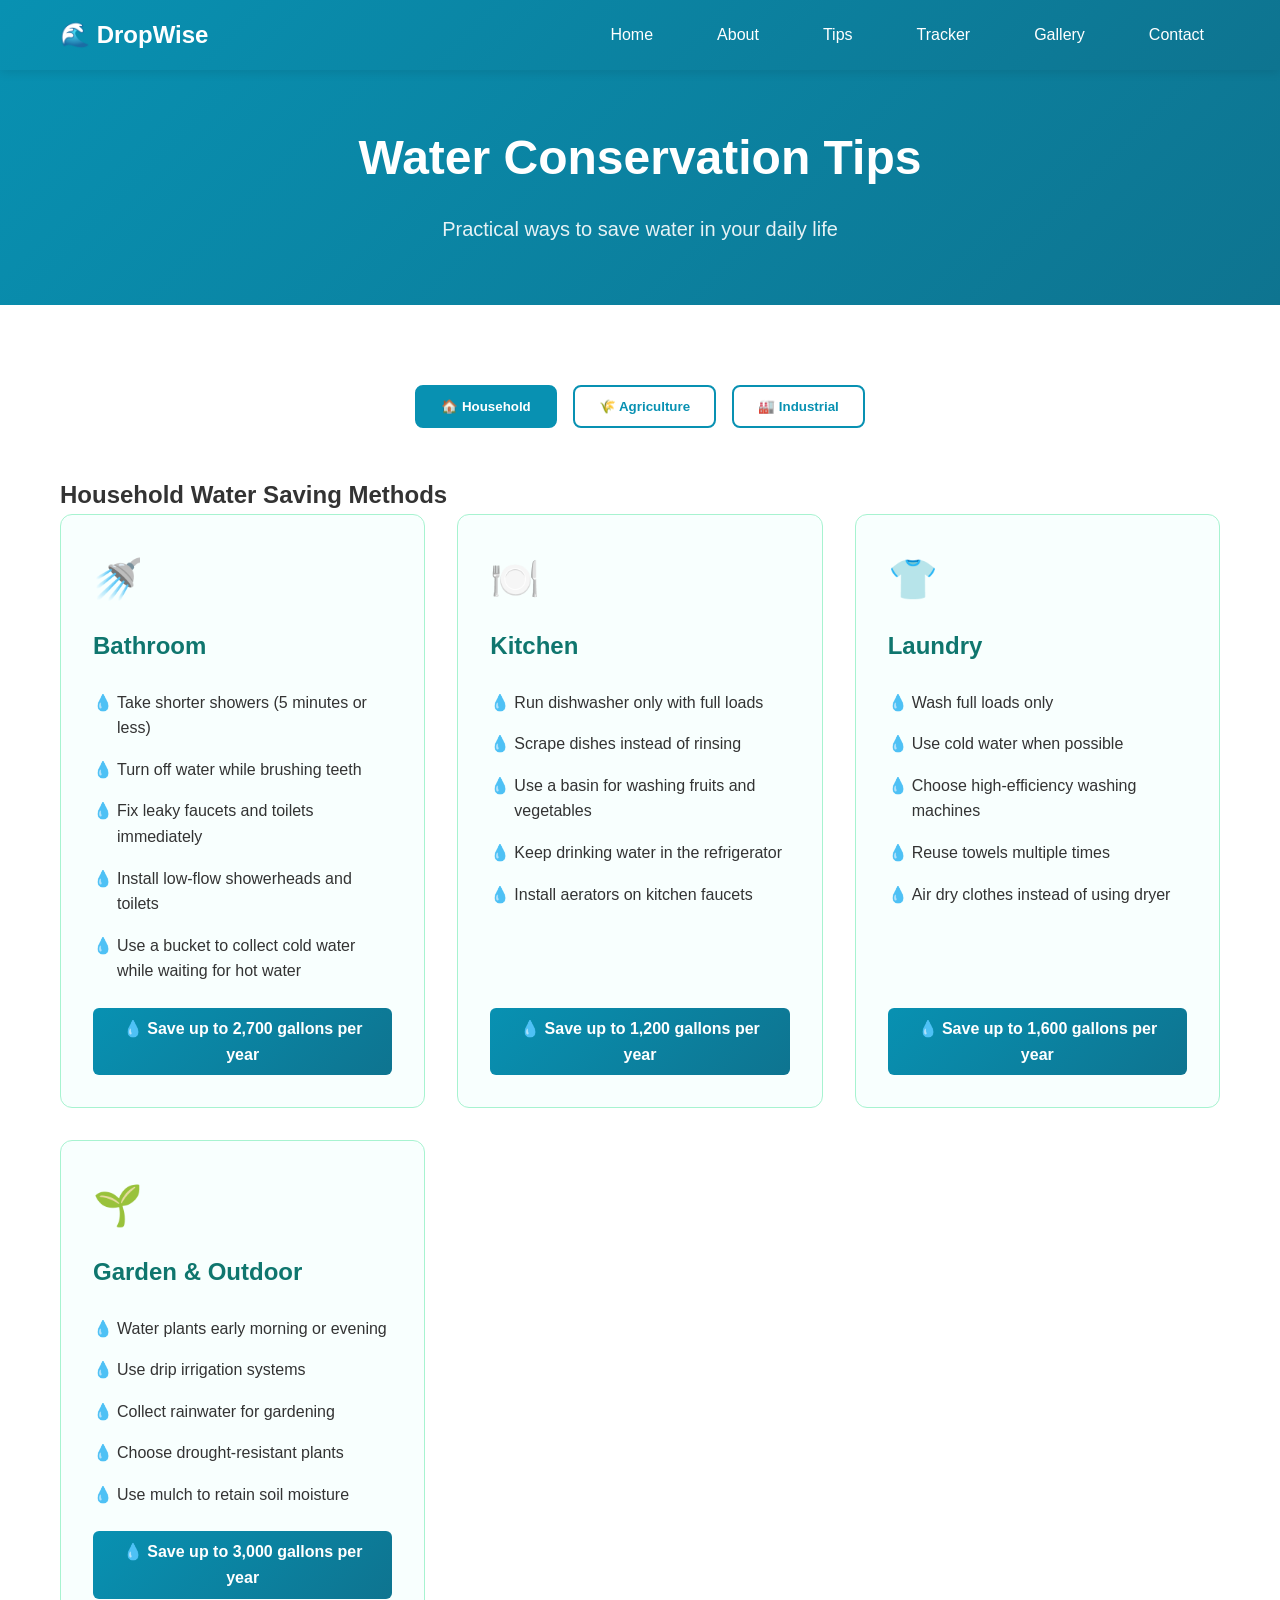
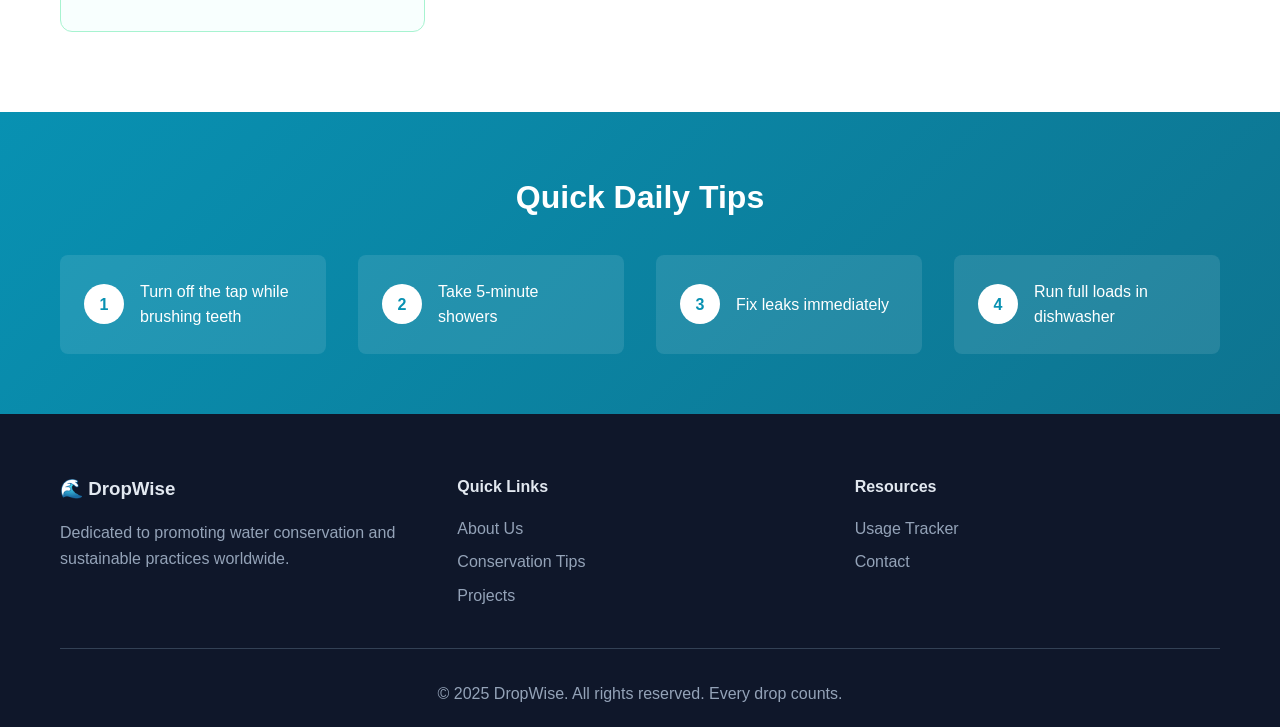
<file: tips.html>
<!DOCTYPE html>
<html lang="en">
<head>
    <meta charset="UTF-8">
    <meta name="viewport" content="width=device-width, initial-scale=1.0">
    <title>Water Saving Tips | DropWise</title>
    <link rel="icon" type="image/svg+xml" href="favicon.svg">
    <link rel="stylesheet" href="styles.css">
</head>
<body>
    <!-- Navigation -->
    <nav class="navbar">
        <div class="nav-container">
            <div class="nav-logo">
                <h2>🌊 DropWise</h2>
            </div>
            <ul class="nav-menu">
                <li><a href="index.html" class="nav-link">Home</a></li>
                <li><a href="about.html" class="nav-link">About</a></li>
                <li><a href="tips.html" class="nav-link active">Tips</a></li>
                <li><a href="tracker.html" class="nav-link">Tracker</a></li>
                <li><a href="gallery.html" class="nav-link">Gallery</a></li>
                <li><a href="contact.html" class="nav-link">Contact</a></li>
            </ul>
            <div class="hamburger">
                <span></span>
                <span></span>
                <span></span>
            </div>
        </div>
    </nav>

    <!-- Page Header -->
    <section class="page-header">
        <div class="container">
            <h1>Water Conservation Tips</h1>
            <p>Practical ways to save water in your daily life</p>
        </div>
    </section>

    <!-- Tips Categories -->
    <section class="tips-categories">
        <div class="container">
            <div class="category-tabs">
                <button class="tab-btn active" data-category="household">🏠 Household</button>
                <button class="tab-btn" data-category="agriculture">🌾 Agriculture</button>
                <button class="tab-btn" data-category="industrial">🏭 Industrial</button>
            </div>

            <!-- Household Tips -->
            <div class="tips-content active" id="household">
                <h2>Household Water Saving Methods</h2>
                <div class="tips-grid">
                    <div class="tip-card">
                        <div class="tip-icon">🚿</div>
                        <h3>Bathroom</h3>
                        <ul>
                            <li>Take shorter showers (5 minutes or less)</li>
                            <li>Turn off water while brushing teeth</li>
                            <li>Fix leaky faucets and toilets immediately</li>
                            <li>Install low-flow showerheads and toilets</li>
                            <li>Use a bucket to collect cold water while waiting for hot water</li>
                        </ul>
                        <p class="savings">💧 Save up to 2,700 gallons per year</p>
                    </div>

                    <div class="tip-card">
                        <div class="tip-icon">🍽️</div>
                        <h3>Kitchen</h3>
                        <ul>
                            <li>Run dishwasher only with full loads</li>
                            <li>Scrape dishes instead of rinsing</li>
                            <li>Use a basin for washing fruits and vegetables</li>
                            <li>Keep drinking water in the refrigerator</li>
                            <li>Install aerators on kitchen faucets</li>
                        </ul>
                        <p class="savings">💧 Save up to 1,200 gallons per year</p>
                    </div>

                    <div class="tip-card">
                        <div class="tip-icon">👕</div>
                        <h3>Laundry</h3>
                        <ul>
                            <li>Wash full loads only</li>
                            <li>Use cold water when possible</li>
                            <li>Choose high-efficiency washing machines</li>
                            <li>Reuse towels multiple times</li>
                            <li>Air dry clothes instead of using dryer</li>
                        </ul>
                        <p class="savings">💧 Save up to 1,600 gallons per year</p>
                    </div>

                    <div class="tip-card">
                        <div class="tip-icon">🌱</div>
                        <h3>Garden & Outdoor</h3>
                        <ul>
                            <li>Water plants early morning or evening</li>
                            <li>Use drip irrigation systems</li>
                            <li>Collect rainwater for gardening</li>
                            <li>Choose drought-resistant plants</li>
                            <li>Use mulch to retain soil moisture</li>
                        </ul>
                        <p class="savings">💧 Save up to 3,000 gallons per year</p>
                    </div>
                </div>
            </div>

            <!-- Agriculture Tips -->
            <div class="tips-content" id="agriculture">
                <h2>Agricultural Water Conservation</h2>
                <div class="tips-grid">
                    <div class="tip-card">
                        <div class="tip-icon">💧</div>
                        <h3>Irrigation Efficiency</h3>
                        <ul>
                            <li>Install drip irrigation systems</li>
                            <li>Use soil moisture sensors</li>
                            <li>Schedule irrigation during cooler hours</li>
                            <li>Implement precision agriculture techniques</li>
                            <li>Regular maintenance of irrigation equipment</li>
                        </ul>
                    </div>

                    <div class="tip-card">
                        <div class="tip-icon">🌾</div>
                        <h3>Crop Management</h3>
                        <ul>
                            <li>Choose drought-resistant crop varieties</li>
                            <li>Practice crop rotation</li>
                            <li>Use cover crops to retain moisture</li>
                            <li>Implement no-till farming methods</li>
                            <li>Optimize planting density</li>
                        </ul>
                    </div>

                    <div class="tip-card">
                        <div class="tip-icon">🌍</div>
                        <h3>Soil Conservation</h3>
                        <ul>
                            <li>Add organic matter to improve water retention</li>
                            <li>Use mulching techniques</li>
                            <li>Create windbreaks to reduce evaporation</li>
                            <li>Implement terracing on slopes</li>
                            <li>Practice contour farming</li>
                        </ul>
                    </div>

                    <div class="tip-card">
                        <div class="tip-icon">♻️</div>
                        <h3>Water Recycling</h3>
                        <ul>
                            <li>Collect and reuse rainwater</li>
                            <li>Treat and reuse agricultural wastewater</li>
                            <li>Use greywater for irrigation</li>
                            <li>Implement water storage systems</li>
                            <li>Monitor water quality regularly</li>
                        </ul>
                    </div>
                </div>
            </div>

            <!-- Industrial Tips -->
            <div class="tips-content" id="industrial">
                <h2>Industrial Water Conservation</h2>
                <div class="tips-grid">
                    <div class="tip-card">
                        <div class="tip-icon">🔧</div>
                        <h3>Process Optimization</h3>
                        <ul>
                            <li>Implement closed-loop water systems</li>
                            <li>Use water-efficient equipment</li>
                            <li>Regular equipment maintenance</li>
                            <li>Optimize cooling tower operations</li>
                            <li>Install water flow meters</li>
                        </ul>
                    </div>

                    <div class="tip-card">
                        <div class="tip-icon">🔄</div>
                        <h3>Water Recycling</h3>
                        <ul>
                            <li>Treat and reuse process water</li>
                            <li>Implement water recovery systems</li>
                            <li>Use reverse osmosis technology</li>
                            <li>Separate clean and contaminated water streams</li>
                            <li>Install water treatment facilities</li>
                        </ul>
                    </div>

                    <div class="tip-card">
                        <div class="tip-icon">📊</div>
                        <h3>Monitoring & Management</h3>
                        <ul>
                            <li>Implement water management systems</li>
                            <li>Regular water audits</li>
                            <li>Set water reduction targets</li>
                            <li>Train employees on water conservation</li>
                            <li>Use smart water monitoring technology</li>
                        </ul>
                    </div>

                    <div class="tip-card">
                        <div class="tip-icon">🏭</div>
                        <h3>Technology Solutions</h3>
                        <ul>
                            <li>Install high-efficiency cooling systems</li>
                            <li>Use air-cooled instead of water-cooled equipment</li>
                            <li>Implement membrane bioreactors</li>
                            <li>Use advanced oxidation processes</li>
                            <li>Install smart irrigation controls</li>
                        </ul>
                    </div>
                </div>
            </div>
        </div>
    </section>

    <!-- Quick Tips Banner -->
    <section class="quick-tips">
        <div class="container">
            <h2>Quick Daily Tips</h2>
            <div class="quick-tips-grid">
                <div class="quick-tip">
                    <span class="tip-number">1</span>
                    <p>Turn off the tap while brushing teeth</p>
                </div>
                <div class="quick-tip">
                    <span class="tip-number">2</span>
                    <p>Take 5-minute showers</p>
                </div>
                <div class="quick-tip">
                    <span class="tip-number">3</span>
                    <p>Fix leaks immediately</p>
                </div>
                <div class="quick-tip">
                    <span class="tip-number">4</span>
                    <p>Run full loads in dishwasher</p>
                </div>
            </div>
        </div>
    </section>

    <!-- Footer -->
    <footer class="footer">
        <div class="container">
            <div class="footer-content">
                <div class="footer-section">
                    <h3>🌊 DropWise</h3>
                    <p>Dedicated to promoting water conservation and sustainable practices worldwide.</p>
                </div>
                <div class="footer-section">
                    <h4>Quick Links</h4>
                    <ul>
                        <li><a href="about.html">About Us</a></li>
                        <li><a href="tips.html">Conservation Tips</a></li>
                        <li><a href="gallery.html">Projects</a></li>
                    </ul>
                </div>
                <div class="footer-section">
                    <h4>Resources</h4>
                    <ul>
                        <li><a href="tracker.html">Usage Tracker</a></li>
                        <li><a href="contact.html">Contact</a></li>

                    </ul>
                </div>
            </div>
            <div class="footer-bottom">
                <p>&copy; 2025 DropWise. All rights reserved. Every drop counts.</p>
            </div>
        </div>
    </footer>

    <script src="script.js"></script>
</body>
</html>
</file>
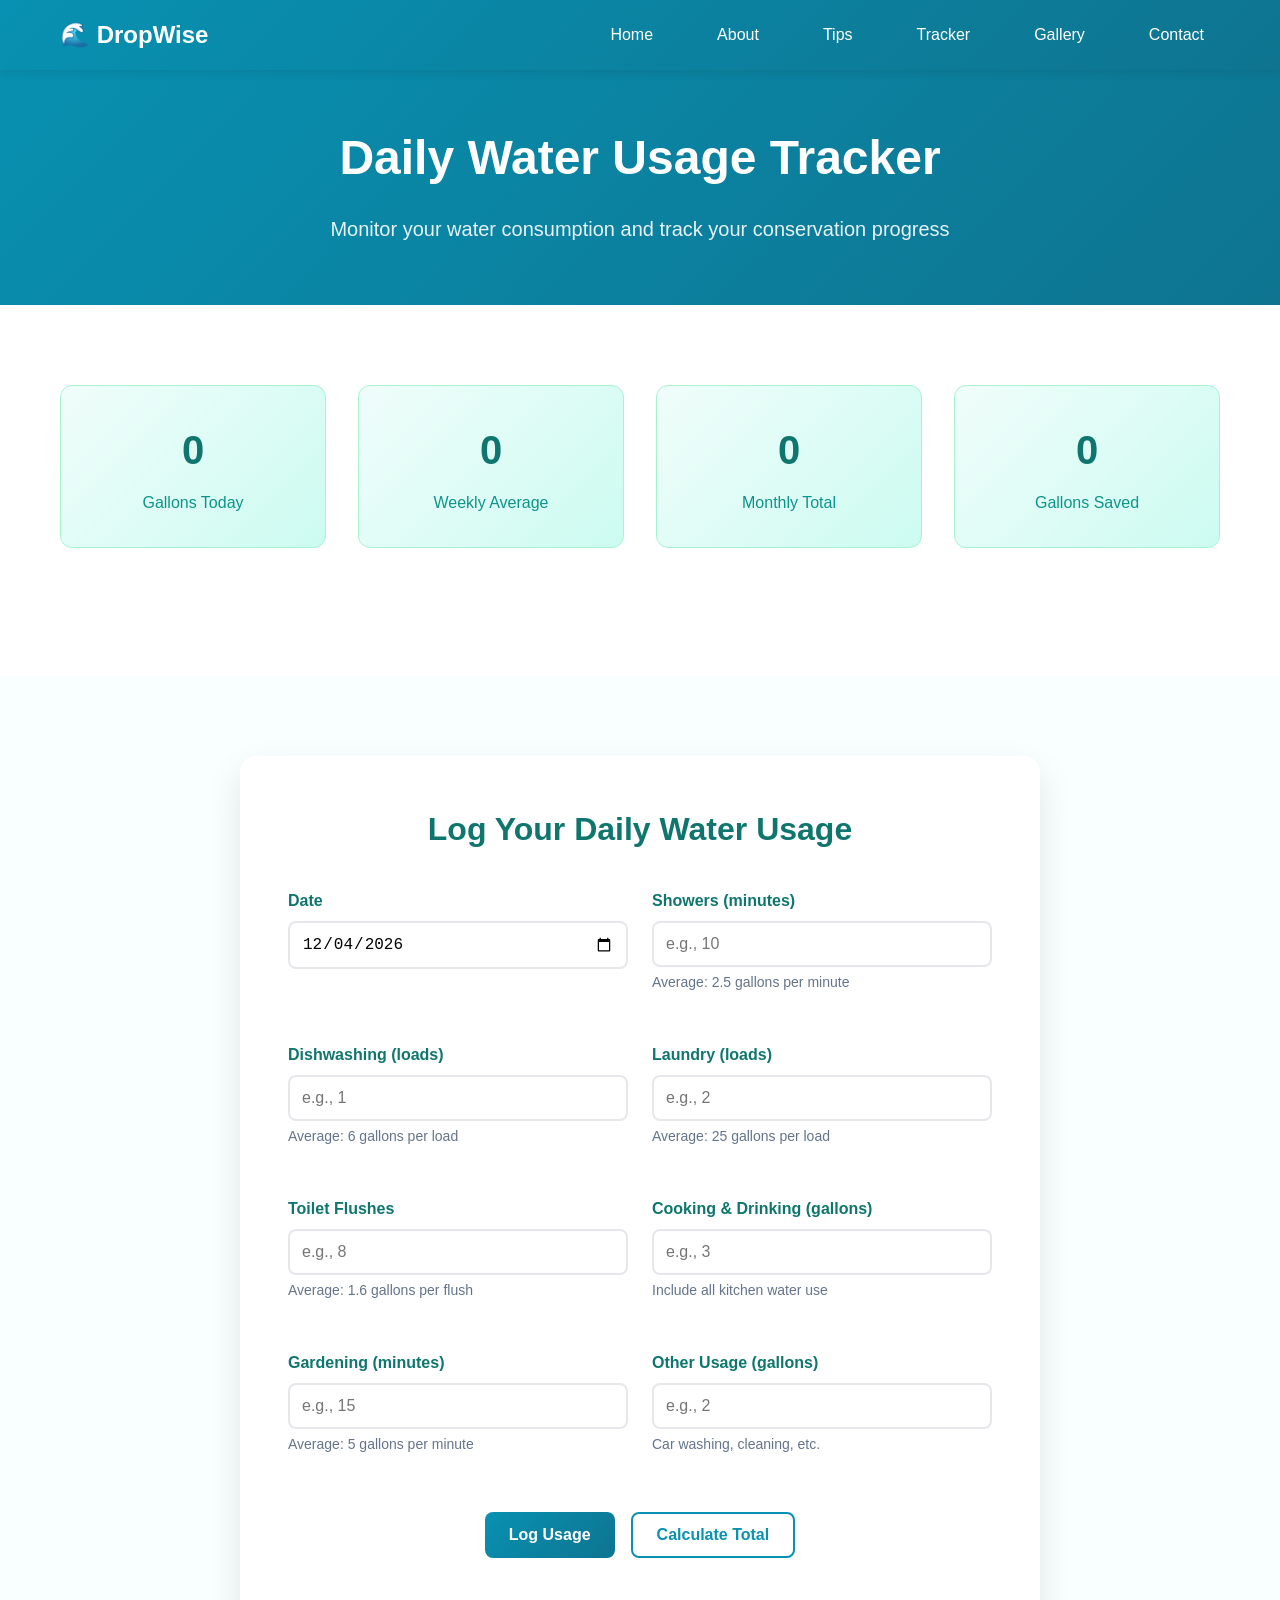
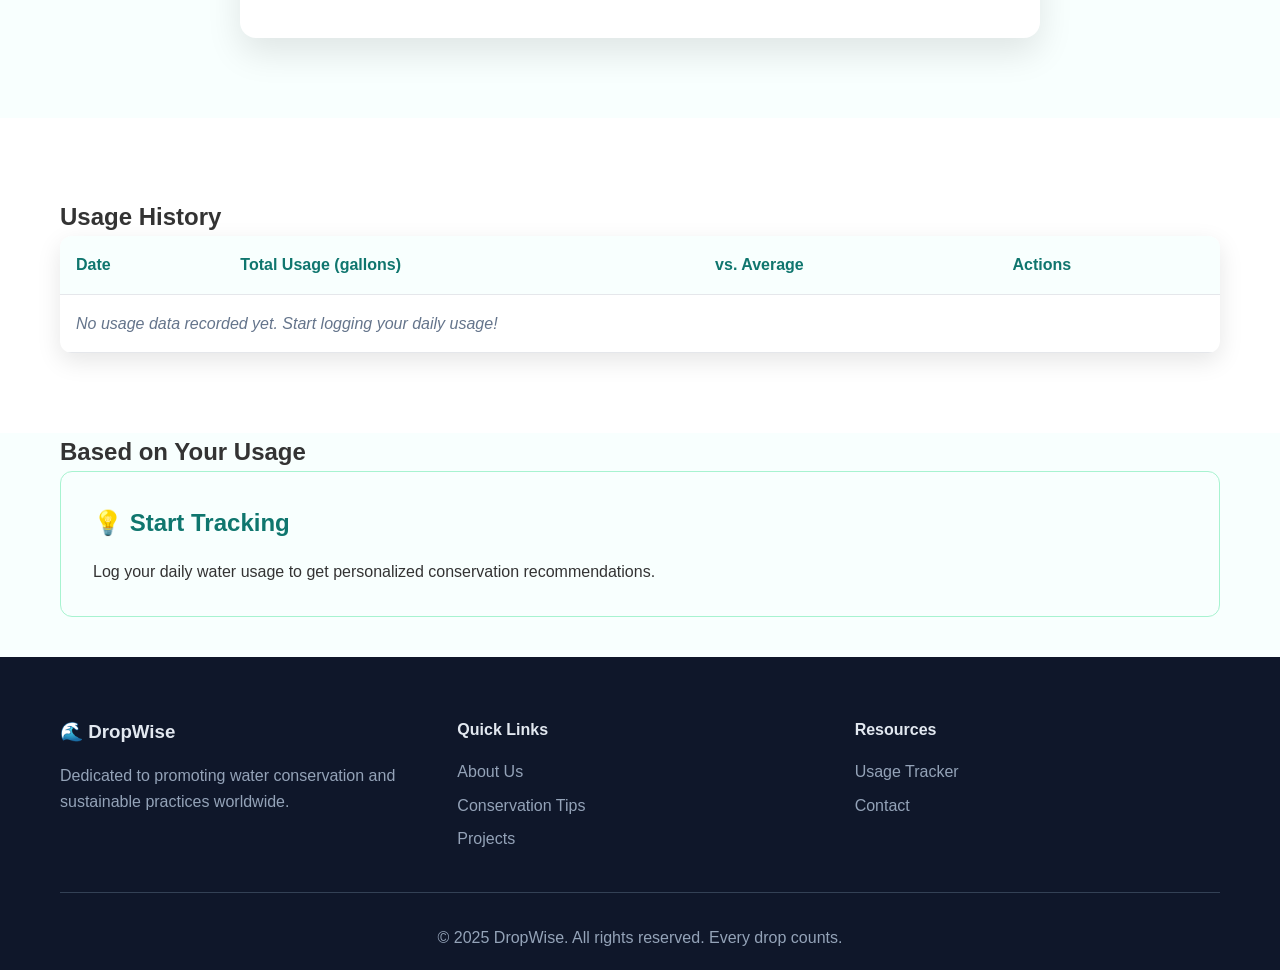
<file: tracker.html>
<!DOCTYPE html>
<html lang="en">
<head>
    <meta charset="UTF-8">
    <meta name="viewport" content="width=device-width, initial-scale=1.0">
    <title>Water Usage Tracker | DropWise</title>
    <link rel="icon" type="image/svg+xml" href="favicon.svg">
    <link rel="stylesheet" href="styles.css">
</head>
<body>
    <!-- Navigation -->
    <nav class="navbar">
        <div class="nav-container">
            <div class="nav-logo">
                <h2>🌊 DropWise</h2>
            </div>
            <ul class="nav-menu">
                <li><a href="index.html" class="nav-link">Home</a></li>
                <li><a href="about.html" class="nav-link">About</a></li>
                <li><a href="tips.html" class="nav-link">Tips</a></li>
                <li><a href="tracker.html" class="nav-link active">Tracker</a></li>
                <li><a href="gallery.html" class="nav-link">Gallery</a></li>
                <li><a href="contact.html" class="nav-link">Contact</a></li>
            </ul>
            <div class="hamburger">
                <span></span>
                <span></span>
                <span></span>
            </div>
        </div>
    </nav>

    <!-- Page Header -->
    <section class="page-header">
        <div class="container">
            <h1>Daily Water Usage Tracker</h1>
            <p>Monitor your water consumption and track your conservation progress</p>
        </div>
    </section>

    <!-- Tracker Dashboard -->
    <section class="tracker-dashboard">
        <div class="container">
            <div class="dashboard-stats">
                <div class="stat-card">
                    <h3 id="todayUsage">0</h3>
                    <p>Gallons Today</p>
                </div>
                <div class="stat-card">
                    <h3 id="weeklyAverage">0</h3>
                    <p>Weekly Average</p>
                </div>
                <div class="stat-card">
                    <h3 id="monthlyTotal">0</h3>
                    <p>Monthly Total</p>
                </div>
                <div class="stat-card">
                    <h3 id="savings">0</h3>
                    <p>Gallons Saved</p>
                </div>
            </div>
        </div>
    </section>

    <!-- Usage Form -->
    <section class="usage-form">
        <div class="container">
            <div class="form-container">
                <h2>Log Your Daily Water Usage</h2>
                <form id="waterUsageForm">
                    <div class="form-grid">
                        <div class="form-group">
                            <label for="date">Date</label>
                            <input type="date" id="date" name="date" required>
                        </div>
                        
                        <div class="form-group">
                            <label for="showers">Showers (minutes)</label>
                            <input type="number" id="showers" name="showers" min="0" placeholder="e.g., 10">
                            <small>Average: 2.5 gallons per minute</small>
                        </div>

                        <div class="form-group">
                            <label for="dishwashing">Dishwashing (loads)</label>
                            <input type="number" id="dishwashing" name="dishwashing" min="0" placeholder="e.g., 1">
                            <small>Average: 6 gallons per load</small>
                        </div>

                        <div class="form-group">
                            <label for="laundry">Laundry (loads)</label>
                            <input type="number" id="laundry" name="laundry" min="0" placeholder="e.g., 2">
                            <small>Average: 25 gallons per load</small>
                        </div>

                        <div class="form-group">
                            <label for="toilet">Toilet Flushes</label>
                            <input type="number" id="toilet" name="toilet" min="0" placeholder="e.g., 8">
                            <small>Average: 1.6 gallons per flush</small>
                        </div>

                        <div class="form-group">
                            <label for="cooking">Cooking & Drinking (gallons)</label>
                            <input type="number" id="cooking" name="cooking" min="0" step="0.1" placeholder="e.g., 3">
                            <small>Include all kitchen water use</small>
                        </div>

                        <div class="form-group">
                            <label for="gardening">Gardening (minutes)</label>
                            <input type="number" id="gardening" name="gardening" min="0" placeholder="e.g., 15">
                            <small>Average: 5 gallons per minute</small>
                        </div>

                        <div class="form-group">
                            <label for="other">Other Usage (gallons)</label>
                            <input type="number" id="other" name="other" min="0" step="0.1" placeholder="e.g., 2">
                            <small>Car washing, cleaning, etc.</small>
                        </div>
                    </div>

                    <div class="form-actions">
                        <button type="submit" class="btn btn-primary">Log Usage</button>
                        <button type="button" class="btn btn-secondary" onclick="calculateUsage()">Calculate Total</button>
                    </div>

                    <div class="usage-result" id="usageResult" style="display: none;">
                        <h3>Today's Total: <span id="totalUsage">0</span> gallons</h3>
                        <p id="comparisonText"></p>
                    </div>
                </form>
            </div>
        </div>
    </section>

    <!-- Usage History -->
    <section class="usage-history">
        <div class="container">
            <h2>Usage History</h2>
            <div class="history-table">
                <table id="historyTable">
                    <thead>
                        <tr>
                            <th>Date</th>
                            <th>Total Usage (gallons)</th>
                            <th>vs. Average</th>
                            <th>Actions</th>
                        </tr>
                    </thead>
                    <tbody id="historyBody">
                        <tr>
                            <td colspan="4" class="no-data">No usage data recorded yet. Start logging your daily usage!</td>
                        </tr>
                    </tbody>
                </table>
            </div>
        </div>
    </section>

    <!-- Conservation Tips -->
    <section class="tracker-tips">
        <div class="container">
            <h2>Based on Your Usage</h2>
            <div class="tips-grid" id="personalizedTips" style="margin-bottom: 40px;">
                <div class="tip-card">
                    <h3>💡 Start Tracking</h3>
                    <p>Log your daily water usage to get personalized conservation recommendations.</p>
                </div>
            </div>
        </div>
    </section>

    <!-- Footer -->
    <footer class="footer">
        <div class="container">
            <div class="footer-content">
                <div class="footer-section">
                    <h3>🌊 DropWise</h3>
                    <p>Dedicated to promoting water conservation and sustainable practices worldwide.</p>
                </div>
                <div class="footer-section">
                    <h4>Quick Links</h4>
                    <ul>
                        <li><a href="about.html">About Us</a></li>
                        <li><a href="tips.html">Conservation Tips</a></li>
                        <li><a href="gallery.html">Projects</a></li>
                    </ul>
                </div>
                <div class="footer-section">
                    <h4>Resources</h4>
                    <ul>
                        <li><a href="tracker.html">Usage Tracker</a></li>
                        <li><a href="contact.html">Contact</a></li>

                    </ul>
                </div>
            </div>
            <div class="footer-bottom">
                <p>&copy; 2025 DropWise. All rights reserved. Every drop counts.</p>
            </div>
        </div>
    </footer>

    <script src="script.js"></script>
</body>
</html>
</file>
<file: styles.css>
/* Reset and Base Styles */
* {
    margin: 0;
    padding: 0;
    box-sizing: border-box;
    
}

body {
    font-family: 'Segoe UI', Tahoma, Geneva, Verdana, sans-serif;
    line-height: 1.6;
    color: #333;
    background-color: #f8fffe;
    
}

.container {
    max-width: 1200px;
    margin: 0 auto;
    padding: 0 20px;
}

/* Navigation */
.navbar {
    background: linear-gradient(135deg, #0891b2 0%, #0a242c 100%);
    padding: 1rem 0;
    position: fixed;
    top: 0;
    width: 100%;
    z-index: 1000;
    box-shadow: 0 2px 10px rgba(0, 0, 0, 0.1);
}

.nav-container {
    max-width: 1200px;
    margin: 0 auto;
    padding: 0 20px;
    display: flex;
    justify-content: space-between;
    align-items: center;
}

.nav-logo h2 {
    color: white;
    font-size: 1.5rem;
    font-weight: 700;
}

.nav-menu {
    display: flex;
    list-style: none;
    gap: 2rem;
}

.nav-link {
    color: white;
    text-decoration: none;
    font-weight: 500;
    transition: color 0.3s ease;
    padding: 0.5rem 1rem;
    border-radius: 6px;
}

.nav-link:hover{
    background-color: rgba(255, 255, 255, 0.2);
    color: #e0f7fa;
}

.hamburger {
    display: none;
    flex-direction: column;
    cursor: pointer;
}

.hamburger span {
    width: 25px;
    height: 3px;
    background: white;
    margin: 3px 0;
    transition: 0.3s;
}

/* Hero Section */
.hero {
    background: linear-gradient(rgba(0, 0, 0, 0.4), rgba(0, 0, 0, 0.4)),
        url("home.jpg") no-repeat center center/cover;
    padding: 120px 0 80px;
    display: flex;
    align-items: center;
    min-height: 80vh;
}

.hero-content {
    max-width: 1200px;
    margin: 0 auto;
    padding: 0 20px;
    display: grid;
    grid-template-columns: 1fr 1fr;
    gap: 4rem;
    align-items: center;
}

.hero-title {
    font-size: 3.5rem;
    font-weight: 800;
    color: #fff;
    margin-bottom: 1rem;
    line-height: 1.2;
}

.hero-subtitle {
    font-size: 1.25rem;
    color: #fff;
    margin-bottom: 2rem;
    line-height: 1.6;
}

.hero-buttons {
    display: flex;
    gap: 1rem;
    flex-wrap: wrap;
}

.hero-image img {
    width: 100%;
    height: auto;
    border-radius: 12px;
    box-shadow: 0 20px 40px rgba(0, 0, 0, 0.1);
}

/* Buttons */
.btn {
    display: inline-block;
    padding: 12px 24px;
    border-radius: 8px;
    text-decoration: none;
    font-weight: 600;
    transition: all 0.3s ease;
    border: none;
    cursor: pointer;
    font-size: 1rem;
}

.btn-primary {
    background: linear-gradient(135deg, #0891b2 0%, #0e7490 100%);
    color: white;
}

.btn-primary:hover {
    transform: translateY(-2px);
    box-shadow: 0 8px 25px rgba(8, 145, 178, 0.3);
}

.btn-secondary {
    background: transparent;
    color: #0891b2;
    border: 2px solid #0891b2;
}

.btn-secondary:hover {
    background: #0891b2;
    color: white;
}

/* Stats Section */
.stats {
    background: white;
    padding: 80px 0;
}

.stats-grid {
    display: grid;
    grid-template-columns: repeat(auto-fit, minmax(250px, 1fr));
    gap: 2rem;
}

.stat-item {
    text-align: center;
    padding: 2rem;
    border-radius: 12px;
    background: linear-gradient(135deg, #f0fdfa 0%, #ccfbf1 100%);
    border: 1px solid #a7f3d0;
}

.stat-item h3 {
    font-size: 3rem;
    font-weight: 800;
    color: #0f766e;
    margin-bottom: 0.5rem;
}

.stat-item p {
    color: #0d9488;
    font-weight: 500;
}

/* Features Section */
.features {
    padding: 80px 0;
    background: #f8fffe;
}

.section-title {
    text-align: center;
    font-size: 2.5rem;
    font-weight: 700;
    color: #0f766e;
    margin-bottom: 3rem;
}

.features-grid {
    display: grid;
    grid-template-columns: repeat(auto-fit, minmax(300px, 1fr));
    gap: 2rem;
}

.feature-card {
    background: white;
    padding: 2.5rem;
    border-radius: 16px;
    text-align: center;
    box-shadow: 0 10px 30px rgba(0, 0, 0, 0.1);
    transition: transform 0.3s ease;
}

.feature-card:hover {
    transform: translateY(-5px);
}

.feature-icon {
    font-size: 3rem;
    margin-bottom: 1rem;
}

.feature-card h3 {
    font-size: 1.5rem;
    color: #0f766e;
    margin-bottom: 1rem;
}

.feature-card p {
    color: #64748b;
    line-height: 1.6;
}

/* Page Header */
.page-header {
    background: linear-gradient(135deg, #0891b2 0%, #0e7490 100%);
    color: white;
    padding: 120px 0 60px;
    text-align: center;
}

.page-header h1 {
    font-size: 3rem;
    font-weight: 700;
    margin-bottom: 1rem;
}

.page-header p {
    font-size: 1.25rem;
    opacity: 0.9;
}

/* About Content */
.about-content {
    padding: 80px 0;
    background: white;
}

.content-grid {
    display: grid;
    grid-template-columns: 1fr 1fr;
    gap: 4rem;
    align-items: center;
}

.content-text h2 {
    font-size: 2.5rem;
    color: #0f766e;
    margin-bottom: 1.5rem;
}

.content-text h3 {
    font-size: 1.5rem;
    color: #0d9488;
    margin: 2rem 0 1rem;
}

.content-text ul {
    list-style: none;
    padding-left: 0;
}

.content-text li {
    padding: 0.5rem 0;
    border-bottom: 1px solid #e5e7eb;
}

.content-text li:last-child {
    border-bottom: none;
}

.content-image img {
    width: 100%;
    border-radius: 12px;
    box-shadow: 0 15px 35px rgba(0, 0, 0, 0.1);
}

/* Impact Section */
.impact {
    padding: 80px 0;
    background: #f8fffe;
}

.impact-grid {
    display: grid;
    grid-template-columns: repeat(auto-fit, minmax(250px, 1fr));
    gap: 2rem;
}

.impact-card {
    background: white;
    padding: 2rem;
    border-radius: 12px;
    box-shadow: 0 8px 25px rgba(0, 0, 0, 0.1);
}

.impact-card h3 {
    color: #0f766e;
    font-size: 1.5rem;
    margin-bottom: 1rem;
}

/* Solutions Section */
.solutions {
    padding: 80px 0;
    background: white;
}

.solutions-content p {
    font-size: 1.125rem;
    text-align: center;
    margin-bottom: 3rem;
    color: #64748b;
    max-width: 800px;
    margin-left: auto;
    margin-right: auto;
}

.solutions-grid {
    display: grid;
    grid-template-columns: repeat(auto-fit, minmax(250px, 1fr));
    gap: 2rem;
}

.solution-item {
    text-align: center;
    padding: 2rem;
}

.solution-item h4 {
    font-size: 1.25rem;
    color: #0f766e;
    margin-bottom: 1rem;
}

/* Tips Categories */
.tips-categories {
    padding: 80px 0;
    background: white;
}

.category-tabs {
    display: flex;
    justify-content: center;
    gap: 1rem;
    margin-bottom: 3rem;
    flex-wrap: wrap;
}

.tab-btn {
    padding: 12px 24px;
    border: 2px solid #0891b2;
    background: transparent;
    color: #0891b2;
    border-radius: 8px;
    cursor: pointer;
    font-weight: 600;
    transition: all 0.3s ease;
}

.tab-btn.active,
.tab-btn:hover {
    background: #0891b2;
    color: white;
}

.tips-content {
    display: none;
}

.tips-content.active {
    display: block;
}

.tips-grid {
    display: grid;
    grid-template-columns: repeat(auto-fit, minmax(300px, 1fr));
    gap: 2rem;
}

.tip-card {
    background: #f8fffe;
    padding: 2rem;
    border-radius: 12px;
    border: 1px solid #a7f3d0;
}

.tip-icon {
    font-size: 2.5rem;
    margin-bottom: 1rem;
}

.tip-card h3 {
    color: #0f766e;
    font-size: 1.5rem;
    margin-bottom: 1rem;
}

.tip-card ul {
    list-style: none;
    margin-bottom: 1rem;
}

.tip-card li {
    padding: 0.5rem 0;
    position: relative;
    padding-left: 1.5rem;
}

.tip-card li:before {
    content: "💧";
    position: absolute;
    left: 0;
}

.savings {
    background: linear-gradient(135deg, #0891b2 0%, #0e7490 100%);
    color: white;
    padding: 0.5rem 1rem;
    border-radius: 6px;
    font-weight: 600;
    text-align: center;
}

/* Quick Tips */
.quick-tips {
    background: linear-gradient(135deg, #0891b2 0%, #0e7490 100%);
    color: white;
    padding: 60px 0;
}

.quick-tips h2 {
    text-align: center;
    margin-bottom: 2rem;
    font-size: 2rem;
}

.quick-tips-grid {
    display: grid;
    grid-template-columns: repeat(auto-fit, minmax(250px, 1fr));
    gap: 2rem;
}

.quick-tip {
    display: flex;
    align-items: center;
    gap: 1rem;
    background: rgba(255, 255, 255, 0.1);
    padding: 1.5rem;
    border-radius: 8px;
}

.tip-number {
    background: white;
    color: #0891b2;
    width: 40px;
    height: 40px;
    border-radius: 50%;
    display: flex;
    align-items: center;
    justify-content: center;
    font-weight: 700;
    flex-shrink: 0;
}

/* Tracker Styles */
.tracker-dashboard {
    padding: 80px 0;
    background: white;
}

.dashboard-stats {
    display: grid;
    grid-template-columns: repeat(auto-fit, minmax(200px, 1fr));
    gap: 2rem;
    margin-bottom: 3rem;
}

.stat-card {
    background: linear-gradient(135deg, #f0fdfa 0%, #ccfbf1 100%);
    padding: 2rem;
    border-radius: 12px;
    text-align: center;
    border: 1px solid #a7f3d0;
}

.stat-card h3 {
    font-size: 2.5rem;
    color: #0f766e;
    font-weight: 700;
    margin-bottom: 0.5rem;
}

.stat-card p {
    color: #0d9488;
    font-weight: 500;
}

/* Usage Form */
.usage-form {
    padding: 80px 0;
    background: #f8fffe;
}

.form-container {
    max-width: 800px;
    margin: 0 auto;
    background: white;
    padding: 3rem;
    border-radius: 16px;
    box-shadow: 0 15px 35px rgba(0, 0, 0, 0.1);
}

.form-container h2 {
    text-align: center;
    color: #0f766e;
    margin-bottom: 2rem;
    font-size: 2rem;
}

.form-grid {
    display: grid;
    grid-template-columns: repeat(auto-fit, minmax(250px, 1fr));
    gap: 1.5rem;
    margin-bottom: 2rem;
}

.form-group {
    margin-bottom: 1.5rem;
}

.form-group label {
    display: block;
    margin-bottom: 0.5rem;
    color: #0f766e;
    font-weight: 600;
}

.form-group input,
.form-group select,
.form-group textarea {
    width: 100%;
    padding: 12px;
    border: 2px solid #e5e7eb;
    border-radius: 8px;
    font-size: 1rem;
    transition: border-color 0.3s ease;
}

.form-group input:focus,
.form-group select:focus,
.form-group textarea:focus {
    outline: none;
    border-color: #0891b2;
}

.form-group small {
    display: block;
    margin-top: 0.25rem;
    color: #64748b;
    font-size: 0.875rem;
}

.form-actions {
    display: flex;
    gap: 1rem;
    justify-content: center;
    margin-bottom: 2rem;
}

.usage-result {
    background: linear-gradient(135deg, #f0fdfa 0%, #ccfbf1 100%);
    padding: 2rem;
    border-radius: 12px;
    text-align: center;
    border: 1px solid #a7f3d0;
}

.usage-result h3 {
    color: #0f766e;
    font-size: 1.5rem;
    margin-bottom: 1rem;
}

/* Usage History */
.usage-history {
    padding: 80px 0;
    background: white;
}

.history-table {
    background: white;
    border-radius: 12px;
    overflow: hidden;
    box-shadow: 0 8px 25px rgba(0, 0, 0, 0.1);
}

.history-table table {
    width: 100%;
    border-collapse: collapse;
}

.history-table th,
.history-table td {
    padding: 1rem;
    text-align: left;
    border-bottom: 1px solid #e5e7eb;
}

.history-table th {
    background: #f8fffe;
    color: #0f766e;
    font-weight: 600;
}

.no-data {
    text-align: center;
    color: #64748b;
    font-style: italic;
}

/* Gallery Styles */
.gallery-filters {
    padding: 40px 0;
    background: white;
}

.filter-buttons {
    display: flex;
    justify-content: center;
    gap: 1rem;
    flex-wrap: wrap;
}

.filter-btn {
    padding: 10px 20px;
    border: 2px solid #0891b2;
    background: transparent;
    color: #0891b2;
    border-radius: 6px;
    cursor: pointer;
    font-weight: 500;
    transition: all 0.3s ease;
}

.filter-btn.active,
.filter-btn:hover {
    background: #0891b2;
    color: white;
}

.gallery-grid {
    padding: 40px 0 80px;
    background: #f8fffe;
}

.projects-grid {
    display: grid;
    grid-template-columns: repeat(auto-fit, minmax(350px, 1fr));
    gap: 2rem;
}

.project-card {
    background: white;
    border-radius: 16px;
    overflow: hidden;
    box-shadow: 0 10px 30px rgba(0, 0, 0, 0.1);
    transition: transform 0.3s ease;
}

.project-card:hover {
    transform: translateY(-5px);
}

.project-image {
    height: 250px;
    overflow: hidden;
}

.project-image img {
    width: 100%;
    height: 100%;
    object-fit: cover;
}

.project-content {
    padding: 2rem;
}

.project-content h3 {
    color: #0f766e;
    font-size: 1.25rem;
    margin-bottom: 1rem;
}

.project-content p {
    color: #64748b;
    margin-bottom: 1.5rem;
    line-height: 1.6;
}

.project-stats {
    display: flex;
    gap: 1rem;
    flex-wrap: wrap;
}

.stat {
    background: #f0fdfa;
    color: #0d9488;
    padding: 0.5rem 1rem;
    border-radius: 6px;
    font-size: 0.875rem;
    font-weight: 600;
}

/* Success Stories */
.success-stories {
    padding: 80px 0;
    background: white;
}

.stories-grid {
    display: grid;
    grid-template-columns: repeat(auto-fit, minmax(250px, 1fr));
    gap: 2rem;
}

.story-card {
    text-align: center;
    padding: 2rem;
}

.story-number {
    font-size: 3rem;
    font-weight: 800;
    color: #0891b2;
    display: block;
    margin-bottom: 1rem;
}

.story-card h3 {
    color: #0f766e;
    font-size: 1.25rem;
    margin-bottom: 0.5rem;
}

/* Contact Styles */
.contact-content {
    padding: 80px 0;
    background: white;
}

.contact-grid {
    display: grid;
    grid-template-columns: 1fr 1fr;
    gap: 4rem;
}

.contact-info h2 {
    color: #0f766e;
    font-size: 2rem;
    margin-bottom: 1.5rem;
}

.contact-info p {
    color: #64748b;
    margin-bottom: 2rem;
    line-height: 1.6;
}

.contact-methods {
    display: flex;
    flex-direction: column;
    gap: 2rem;
}

.contact-method {
    display: flex;
    align-items: flex-start;
    gap: 1rem;
}

.method-icon {
    font-size: 1.5rem;
    background: #f0fdfa;
    padding: 1rem;
    border-radius: 8px;
    flex-shrink: 0;
}

.method-details h3 {
    color: #0f766e;
    margin-bottom: 0.5rem;
}

.method-details p {
    color: #0d9488;
    font-weight: 600;
    margin-bottom: 0.25rem;
}

.method-details small {
    color: #64748b;
}

.suggestion-form {
    background: #f8fffe;
    padding: 2.5rem;
    border-radius: 16px;
    border: 1px solid #a7f3d0;
}

.suggestion-form h2 {
    color: #0f766e;
    margin-bottom: 2rem;
    text-align: center;
}

.checkbox-group {
    display: flex;
    align-items: flex-start;
    gap: 0.75rem;
}

.checkbox-label {
    display: flex;
    align-items: flex-start;
    gap: 0.75rem;
    cursor: pointer;
    line-height: 1.5;
}

.checkbox-label input[type="checkbox"] {
    width: auto;
    margin: 0;
}

.form-success {
    background: linear-gradient(135deg, #f0fdfa 0%, #ccfbf1 100%);
    padding: 2rem;
    border-radius: 12px;
    text-align: center;
    border: 1px solid #a7f3d0;
}

.form-success h3 {
    color: #0f766e;
    margin-bottom: 1rem;
}

/* FAQ Section */
.faq-section {
    padding: 80px 0;
    background: #f8fffe;
}

.faq-grid {
    display: grid;
    grid-template-columns: repeat(auto-fit, minmax(300px, 1fr));
    gap: 2rem;
}

.faq-item {
    background: white;
    padding: 2rem;
    border-radius: 12px;
    box-shadow: 0 8px 25px rgba(0, 0, 0, 0.1);
}

.faq-item h3 {
    color: #0f766e;
    margin-bottom: 1rem;
    font-size: 1.125rem;
}

.faq-item p {
    color: #64748b;
    line-height: 1.6;
}

/* CTA Sections */
.cta,
.contact-cta {
    background: linear-gradient(135deg, #0891b2 0%, #0e7490 100%);
    color: white;
    padding: 80px 0;
    text-align: center;
}

.cta h2,
.contact-cta h2 {
    font-size: 2.5rem;
    margin-bottom: 1rem;
}

.cta p,
.contact-cta p {
    font-size: 1.25rem;
    margin-bottom: 2rem;
    opacity: 0.9;
}

.cta-buttons {
    display: flex;
    gap: 1rem;
    justify-content: center;
    flex-wrap: wrap;
}

/* Footer */
.footer {
    background: #0f172a;
    color: white;
    padding: 60px 0 20px;
}

.footer-content {
    display: grid;
    grid-template-columns: repeat(auto-fit, minmax(250px, 1fr));
    gap: 2rem;
    margin-bottom: 2rem;
}

.footer-section h3,
.footer-section h4 {
    margin-bottom: 1rem;
    color: #e2e8f0;
}

.footer-section p {
    color: #94a3b8;
    line-height: 1.6;
}

.footer-section ul {
    list-style: none;
}

.footer-section ul li {
    margin-bottom: 0.5rem;
}

.footer-section ul li a {
    color: #94a3b8;
    text-decoration: none;
    transition: color 0.3s ease;
}

.footer-section ul li a:hover {
    color: #0891b2;
}

.footer-bottom {
    border-top: 1px solid #334155;
    padding-top: 2rem;
    text-align: center;
    color: #94a3b8;
}

/* Responsive Design */
@media (max-width: 768px) {
    .hamburger {
        display: flex;
    }

    .nav-menu {
        display: none;
    }

    .hero-content {
        grid-template-columns: 1fr;
        text-align: center;
    }

    .hero-title {
        font-size: 2.5rem;
    }

    .content-grid,
    .contact-grid {
        grid-template-columns: 1fr;
        gap: 2rem;
    }

    .category-tabs {
        flex-direction: column;
        align-items: center;
    }

    .form-grid {
        grid-template-columns: 1fr;
    }

    .projects-grid {
        grid-template-columns: 1fr;
    }

    .page-header h1 {
        font-size: 2rem;
    }

    .section-title {
        font-size: 2rem;
    }
}

@media (max-width: 480px) {
    .container {
        padding: 0 15px;
    }

    .hero-title {
        font-size: 2rem;
    }

    .hero-subtitle {
        font-size: 1rem;
    }

    .hero-buttons {
        flex-direction: column;
        align-items: center;
    }

    .btn {
        width: 100%;
        max-width: 300px;
        text-align: center;
    }

    .form-container {
        padding: 2rem 1.5rem;
    }

    .stats-grid {
        grid-template-columns: 1fr;
    }

    .quick-tips-grid {
        grid-template-columns: 1fr;
    }

    .dashboard-stats {
        grid-template-columns: repeat(2, 1fr);
    }
}

/* Utility Classes */
.text-center {
    text-align: center;
}

.mb-2 {
    margin-bottom: 1rem;
}

.mb-4 {
    margin-bottom: 2rem;
}

.hidden {
    display: none;
}

.fade-in {
    animation: fadeIn 0.5s ease-in;
}

@keyframes fadeIn {
    from {
        opacity: 0;
        transform: translateY(20px);
    }

    to {
        opacity: 1;
        transform: translateY(0);
    }
}

/* Fix tip-card alignment */
.tip-card {
    background: #f8fffe;
    padding: 2rem;
    border-radius: 12px;
    border: 1px solid #a7f3d0;
    display: flex;               /* make it a flexbox */
    flex-direction: column;      /* stack content vertically */
    justify-content: space-between;
    height: 100%;                /* all cards equal height */
}

.tip-card ul {
    flex-grow: 1; /* allows the list to take up space */
    margin-bottom: 1rem;
}

.savings {
    margin-top: auto; /* push to bottom */
    background: linear-gradient(135deg, #0891b2 0%, #0e7490 100%);
    color: white;
    padding: 0.5rem 1rem;
    border-radius: 6px;
    font-weight: 600;
    text-align: center;
}
</file>
